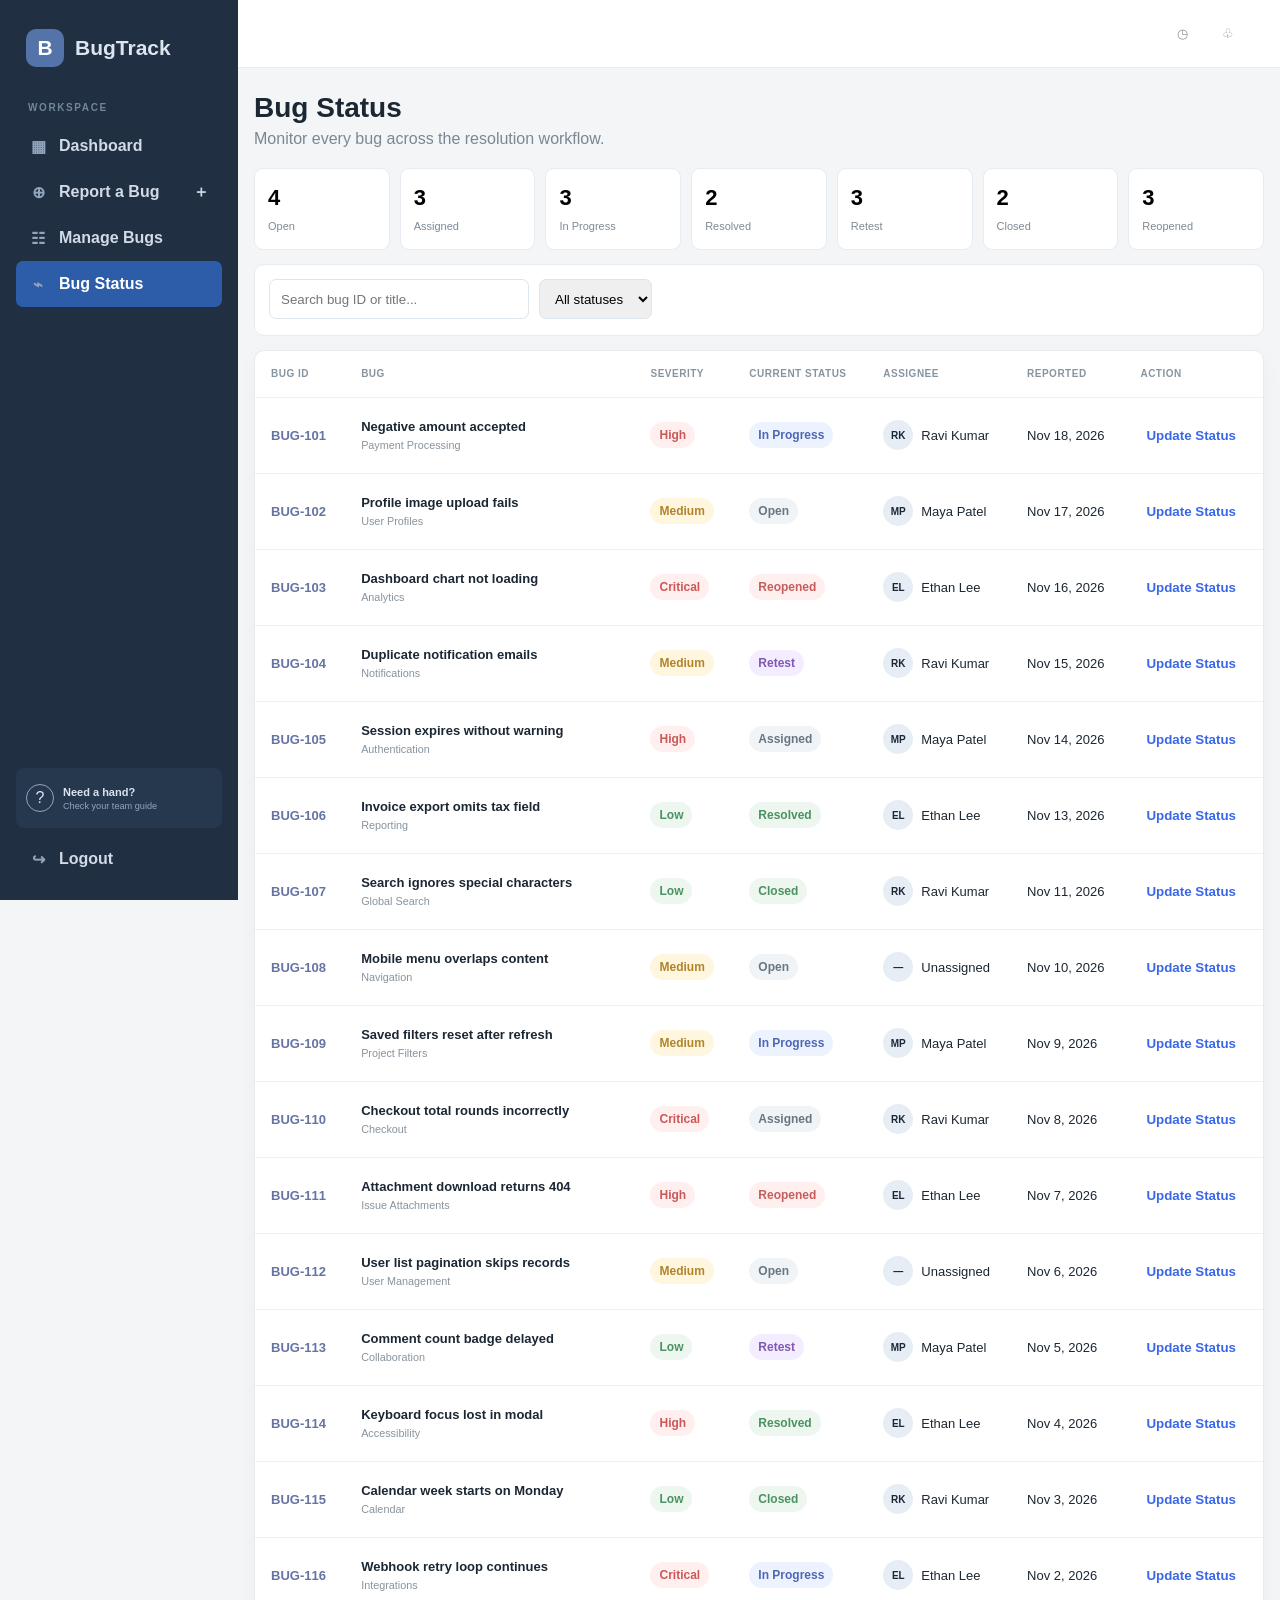
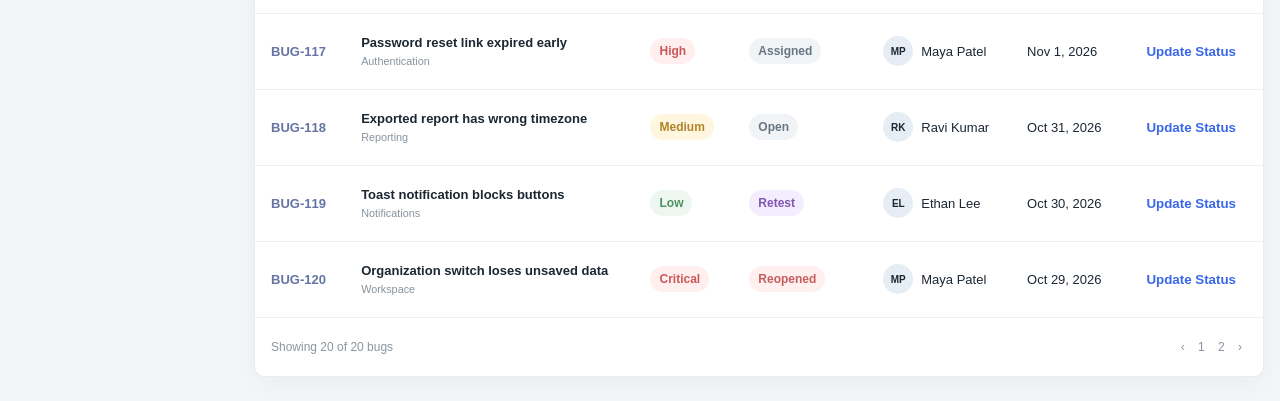
<file: src/pages/bug-status/index.html>
<!doctype html>
<html lang="en">
<head>
  <meta charset="UTF-8"><meta name="viewport" content="width=device-width, initial-scale=1.0">
  <title>BugTrack — Bug Status</title><link rel="stylesheet" href="styles.css">
</head>
<body>
  <aside class="sidebar"><div class="brand"><div class="brand-mark">B</div><span>BugTrack</span></div><p class="workspace">WORKSPACE</p><nav><a href="#"><span>▦</span>Dashboard</a><a href="#"><span>⊕</span>Report a Bug <b>＋</b></a><a href="../manage-bugs/index.html"><span>☷</span>Manage Bugs</a><a class="active" href="index.html"><span>⌁</span>Bug Status</a></nav><div class="sidebar-bottom"><div class="help-card"><i>?</i><div><strong>Need a hand?</strong><small>Check your team guide</small></div></div><a class="logout" href="#"><span>↪</span>Logout</a></div></aside>
  <main><header class="topbar"><div class="topbar-actions"><button>◷</button><button>♧</button></div></header><section id="app" class="page"></section></main>
  <script src="../../data/bugs.js"></script><script src="app.js"></script>
</body>
</html>
</file>
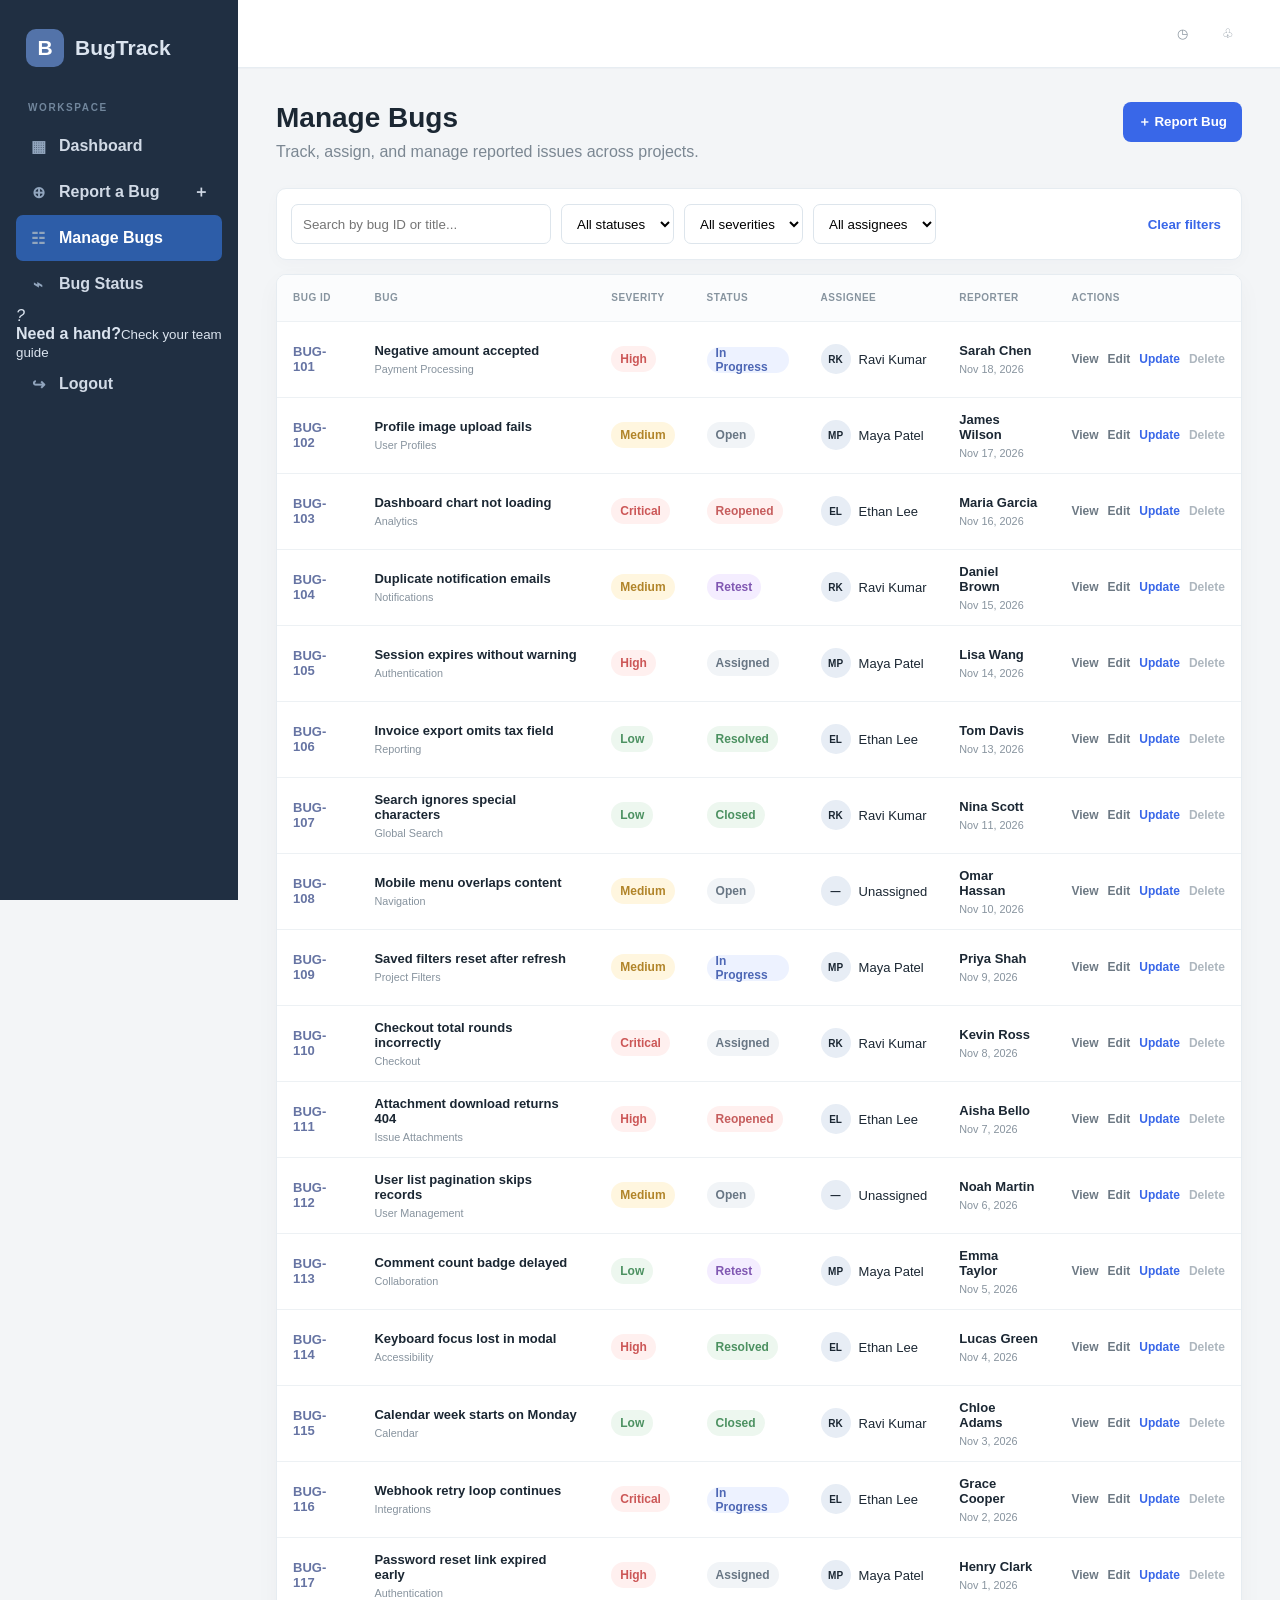
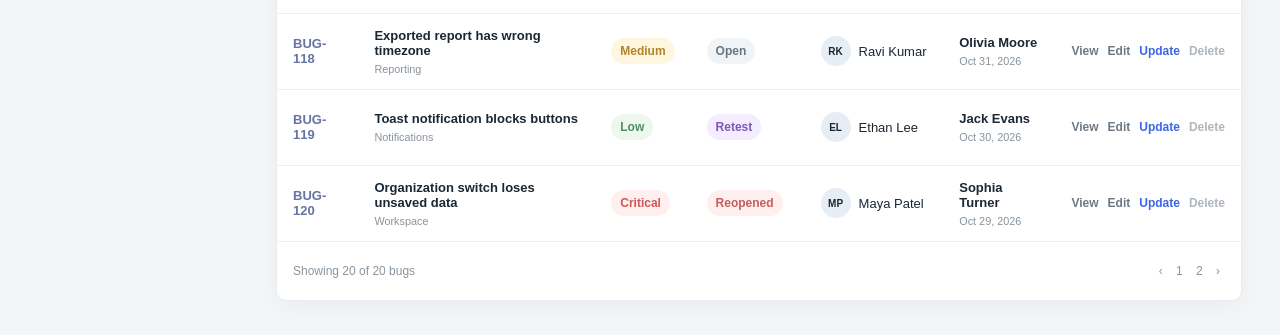
<file: src/pages/manage-bugs/index.html>
<!doctype html>
<html lang="en">
<head>
  <meta charset="UTF-8">
  <meta name="viewport" content="width=device-width, initial-scale=1.0">
  <title>BugTrack — Manage Bugs</title>
  <link rel="stylesheet" href="styles.css">
</head>
<body>
  <aside class="sidebar">
    <div class="brand"><div class="brand-mark">B</div><span>BugTrack</span></div>
    <p class="workspace">WORKSPACE</p>
    <nav>
      <a href="#"><span>▦</span>Dashboard</a>
      <a href="#"><span>⊕</span>Report a Bug <b>＋</b></a>
      <a class="active" href="index.html"><span>☷</span>Manage Bugs</a>
      <a href="../bug-status/index.html"><span>⌁</span>Bug Status</a>
    </nav>
    <div class="sidebar-bottom"><div class="help-card"><i>?</i><div><strong>Need a hand?</strong><small>Check your team guide</small></div></div><a class="logout" href="#"><span>↪</span>Logout</a></div>
  </aside>
  <main>
    <header class="topbar"><div class="topbar-actions"><button>◷</button><button>♧</button></div></header>
    <section class="page">
      <div class="heading"><div><h1>Manage Bugs</h1><p>Track, assign, and manage reported issues across projects.</p></div><button class="primary">＋ Report Bug</button></div>
      <div class="toolbar">
        <input id="search" type="search" placeholder="Search by bug ID or title...">
        <select id="status"><option value="">All statuses</option><option>Open</option><option>Assigned</option><option>In Progress</option><option>Resolved</option><option>Retest</option><option>Closed</option><option>Reopened</option></select>
        <select id="severity"><option value="">All severities</option><option>Critical</option><option>High</option><option>Medium</option><option>Low</option></select>
        <select id="assignee"><option value="">All assignees</option><option>Ravi Kumar</option><option>Maya Patel</option><option>Ethan Lee</option><option>Unassigned</option></select>
        <button id="clear" class="clear">Clear filters</button>
      </div>
      <div class="table-card"><table><thead><tr><th>BUG ID</th><th>BUG</th><th>SEVERITY</th><th>STATUS</th><th>ASSIGNEE</th><th>REPORTER</th><th>ACTIONS</th></tr></thead><tbody id="rows"></tbody></table><div id="footer" class="footer"></div></div>
    </section>
  </main>
  <div id="modal" class="modal hidden"><div class="dialog"><div class="warning">!</div><h3>Delete this bug?</h3><p id="deleteText">This action cannot be undone.</p><div><button id="cancel" class="secondary">Cancel</button><button id="confirm" class="danger">Delete bug</button></div></div></div>
  <script src="../../data/bugs.js"></script>
  <script src="app.js"></script>
</body>
</html>
</file>
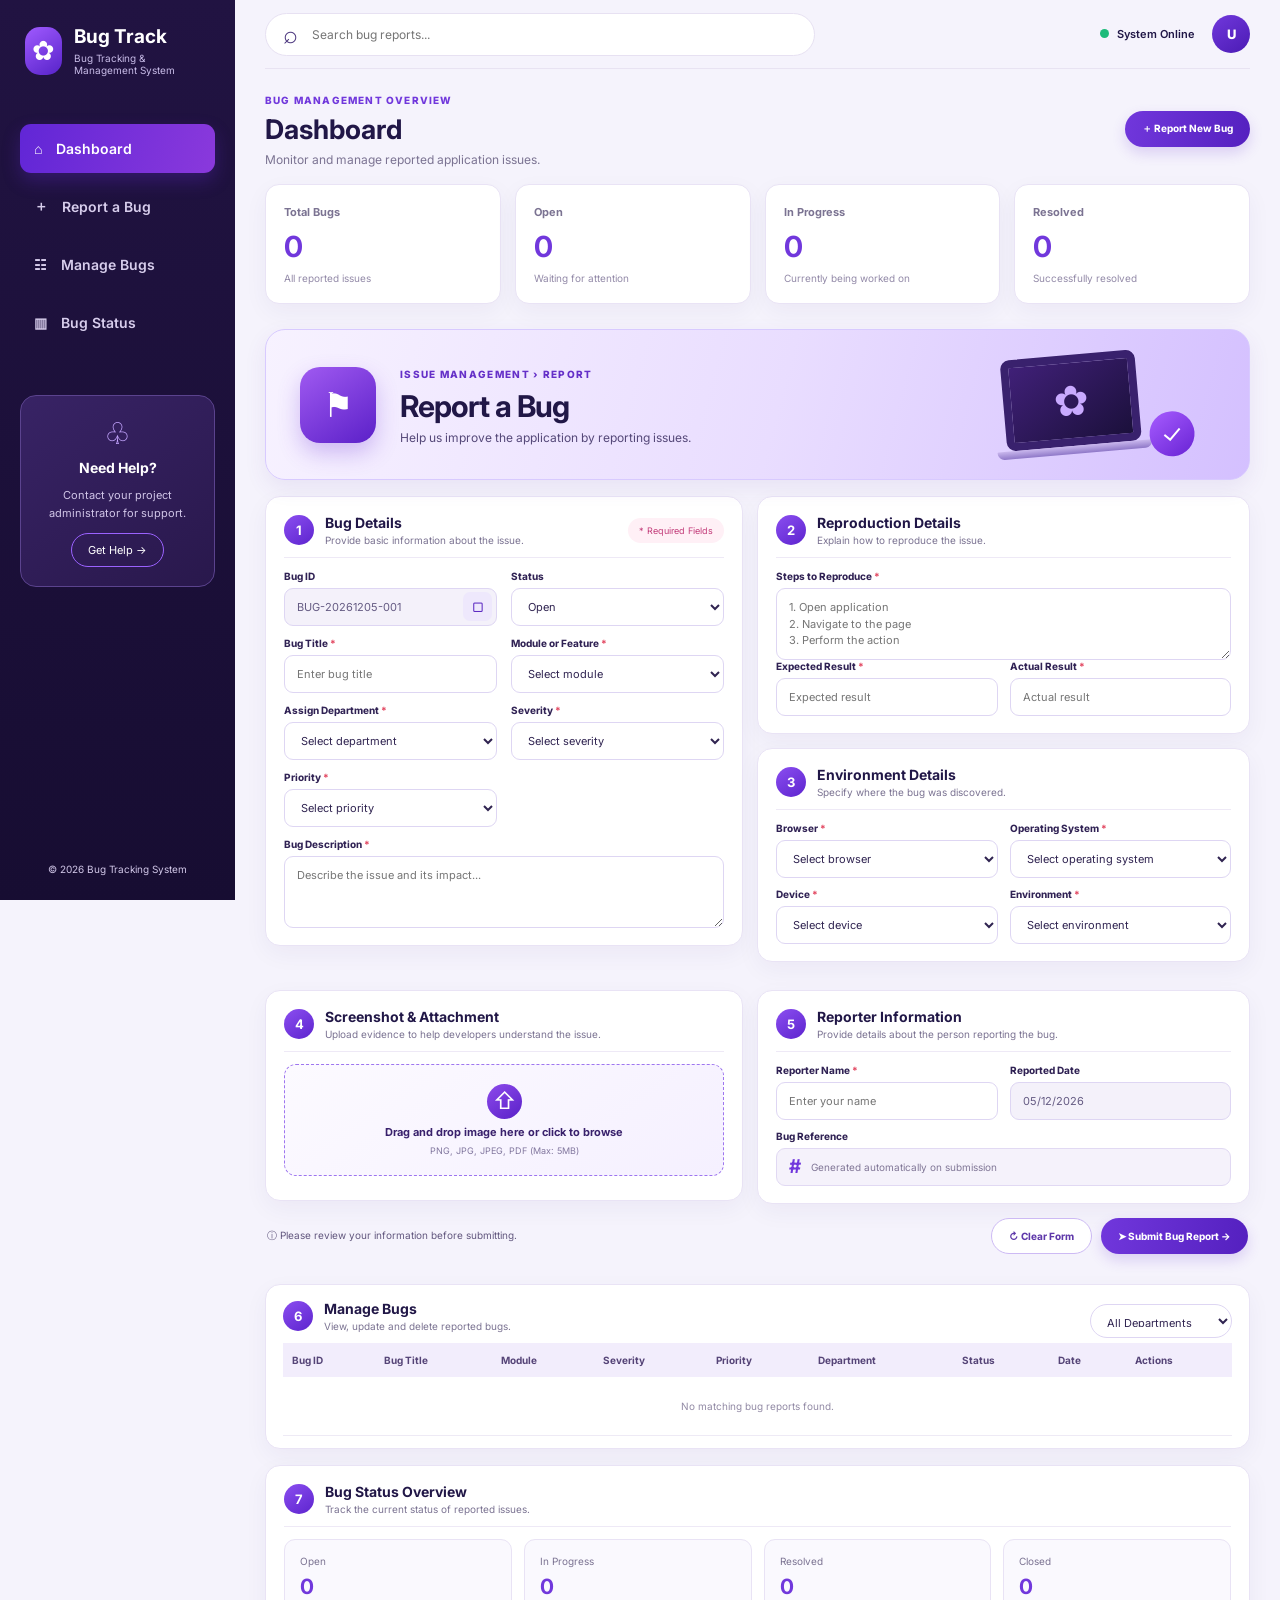
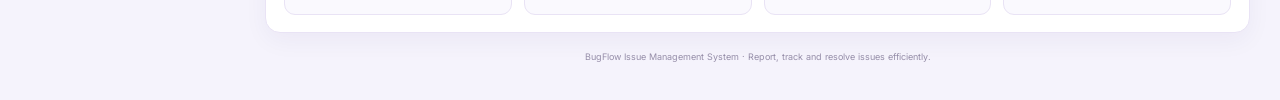
<file: src/pages/report-bug/index.html>
<!DOCTYPE html>
<html lang="en">
<head>
  <meta charset="UTF-8">
  <meta name="viewport" content="width=device-width, initial-scale=1.0">
  <title>BugFlow | Bug Tracking System</title>
  <link href="https://fonts.googleapis.com/css2?family=Inter:wght@400;500;600;700;800&display=swap" rel="stylesheet">
  <link rel="stylesheet" href="style.css">
</head>
<body>

<div class="app">

  <aside class="sidebar" id="sidebar">
    <a class="brand" href="#dashboard">
      <span class="logo">✿</span>
      <span><b>Bug Track</b><small>Bug Tracking & Management System</small></span>
    </a>

    <nav>
      <a href="#dashboard" class="active">⌂ <span>Dashboard</span></a>
      <a href="#report">＋ <span>Report a Bug</span></a>
      <a href="#recent">☷ <span>Manage Bugs</span></a>
      <a href="#statusSection">▥ <span>Bug Status</span></a>
    </nav>

    <div class="help">
      <div class="help-icon">♧</div>
      <h3>Need Help?</h3>
      <p>Contact your project administrator for support.</p>
      <a href="https://mail.google.com/mail/?view=cm&fs=1&to=saishanmukha005@gmail.com&su=BugFlow%20Support%20Request&body=Hello%20Support%20Team,%0A%0AI%20need%20help%20with%20BugFlow."
   target="_blank">
   Get Help →
</a>
    </div>

    <div class="side-foot">
          <span>© 2026 Bug Tracking System</span>
    </div>
  </aside>

  <main class="main">

    <header class="topbar">
      <button id="menuToggle" class="menu" type="button">☰</button>

      <label class="search">
        ⌕
        <input id="searchInput" placeholder="Search bug reports..." type="search">
      </label>

      <div class="top-right">
        <span class="online"><i></i>System Online</span>
        <span class="avatar">U</span>
      </div>
    </header>

    <!-- DASHBOARD -->
    <section id="dashboard" class="dashboard">
      <div class="dashboard-heading">
        <div>
          <small>BUG MANAGEMENT OVERVIEW</small>
          <h1>Dashboard</h1>
          <p>Monitor and manage reported application issues.</p>
        </div>
        <a class="btn primary" href="#report">＋ Report New Bug</a>
      </div>

      <div class="stats">
        <div class="stat-card">
          <span>Total Bugs</span>
          <h2 id="totalCount">0</h2>
          <small>All reported issues</small>
        </div>
        <div class="stat-card">
          <span>Open</span>
          <h2 id="openCount">0</h2>
          <small>Waiting for attention</small>
        </div>
        <div class="stat-card">
          <span>In Progress</span>
          <h2 id="progressCount">0</h2>
          <small>Currently being worked on</small>
        </div>
        <div class="stat-card">
          <span>Resolved</span>
          <h2 id="resolvedCount">0</h2>
          <small>Successfully resolved</small>
        </div>
      </div>
    </section>

    <!-- REPORT BUG -->
    <section class="hero" id="report">
      <div class="hero-copy">
        <span class="hero-icon">⚑</span>
        <div>
          <small>ISSUE MANAGEMENT › REPORT</small>
          <h1>Report a Bug</h1>
          <p>Help us improve the application by reporting issues.</p>
        </div>
      </div>
      <div class="hero-art">
        <div class="screen">✿</div>
        <div class="base"></div>
        <span class="check">✓</span>
      </div>
    </section>

    <form id="bugForm" novalidate>
      <div class="layout">

        <section class="card">
          <div class="section">
            <b class="num">1</b>
            <div>
              <h2>Bug Details</h2>
              <p>Provide basic information about the issue.</p>
            </div>
            <small class="required">* Required Fields</small>
          </div>

          <div class="fields">
            <div class="field">
              <label>Bug ID</label>
              <div class="copy-wrap">
                <input id="bugId" readonly>
                <button type="button" id="copyId">▢</button>
              </div>
            </div>

            <div class="field">
              <label>Status</label>
              <select id="status">
                <option>Open</option>
                <option>In Progress</option>
                <option>Resolved</option>
                <option>Closed</option>
              </select>
            </div>

            <div class="field">
              <label>Bug Title <em>*</em></label>
              <input id="title" required maxlength="120" placeholder="Enter bug title">
            </div>

            <div class="field">
              <label>Module or Feature <em>*</em></label>
              <select id="module" required>
                <option value="">Select module</option>
                <option>Dashboard</option>
                <option>Authentication</option>
                <option>Bug Reporting</option>
                <option>Manage Bugs</option>
                <option>Bug Status</option>
                <option>Payments</option>
                <option>Other</option>
              </select>
            </div>

            <div class="field">
              <label>Assign Department <em>*</em></label>
              <select id="department" required>
                <option value="">Select department</option>
                <option>Development</option>
                <option>Quality Assurance</option>
                <option>UI/UX</option>
                <option>IT Support</option>
                <option>Finance</option>
                <option>Management</option>
              </select>
            </div>

            <div class="field">
              <label>Severity <em>*</em></label>
              <select id="severity" required>
                <option value="">Select severity</option>
                <option>Critical</option>
                <option>High</option>
                <option>Medium</option>
                <option>Low</option>
              </select>
            </div>

            <div class="field">
              <label>Priority <em>*</em></label>
              <select id="priority" required>
                <option value="">Select priority</option>
                <option>Urgent</option>
                <option>High</option>
                <option>Medium</option>
                <option>Low</option>
              </select>
            </div>

            <div class="field wide">
              <label>Bug Description <em>*</em></label>
              <textarea id="description" required rows="3" placeholder="Describe the issue and its impact..."></textarea>
            </div>
          </div>
        </section>

        <div class="right">
          <section class="card">
            <div class="section">
              <b class="num">2</b>
              <div>
                <h2>Reproduction Details</h2>
                <p>Explain how to reproduce the issue.</p>
              </div>
            </div>

            <div class="field">
              <label>Steps to Reproduce <em>*</em></label>
              <textarea id="steps" required rows="3" placeholder="1. Open application&#10;2. Navigate to the page&#10;3. Perform the action"></textarea>
            </div>

            <div class="fields compact">
              <div class="field">
                <label>Expected Result <em>*</em></label>
                <input id="expected" required placeholder="Expected result">
              </div>
              <div class="field">
                <label>Actual Result <em>*</em></label>
                <input id="actual" required placeholder="Actual result">
              </div>
            </div>
          </section>

          <section class="card">
            <div class="section">
              <b class="num">3</b>
              <div>
                <h2>Environment Details</h2>
                <p>Specify where the bug was discovered.</p>
              </div>
            </div>

            <div class="fields compact">
              <div class="field">
                <label>Browser <em>*</em></label>
                <select id="browser" required>
                  <option value="">Select browser</option>
                  <option>Google Chrome</option>
                  <option>Mozilla Firefox</option>
                  <option>Microsoft Edge</option>
                  <option>Safari</option>
                  <option>Other</option>
                </select>
              </div>

              <div class="field">
                <label>Operating System <em>*</em></label>
                <select id="os" required>
                  <option value="">Select operating system</option>
                  <option>Windows 11</option>
                  <option>Windows 10</option>
                  <option>macOS</option>
                  <option>Linux</option>
                  <option>Android</option>
                  <option>iOS</option>
                </select>
              </div>

              <div class="field">
                <label>Device <em>*</em></label>
                <select id="device" required>
                  <option value="">Select device</option>
                  <option>Desktop</option>
                  <option>Laptop</option>
                  <option>Tablet</option>
                  <option>Mobile</option>
                </select>
              </div>

              <div class="field">
                <label>Environment <em>*</em></label>
                <select id="environment" required>
                  <option value="">Select environment</option>
                  <option>Development</option>
                  <option>Testing / QA</option>
                  <option>Staging</option>
                  <option>Production</option>
                </select>
              </div>
            </div>
          </section>
        </div>

        <!-- ATTACHMENT -->
        <section class="card full">
          <div class="section">
            <b class="num">4</b>
            <div>
              <h2>Screenshot & Attachment</h2>
              <p>Upload evidence to help developers understand the issue.</p>
            </div>
          </div>

          <label class="upload" id="uploadArea" for="attachment">
            <span>⇧</span>
            <b>Drag and drop image here or click to browse</b>
            <small>PNG, JPG, JPEG, PDF (Max: 5MB)</small>
            <input id="attachment" type="file" accept=".png,.jpg,.jpeg,.pdf,image/png,image/jpeg,application/pdf">
          </label>
          <div id="fileName" class="file-name"></div>
        </section>

        <!-- REPORTER -->
        <section class="card full">
          <div class="section">
            <b class="num">5</b>
            <div>
              <h2>Reporter Information</h2>
              <p>Provide details about the person reporting the bug.</p>
            </div>
          </div>

          <div class="fields compact">
            <div class="field">
              <label>Reporter Name <em>*</em></label>
              <input id="reporter" required placeholder="Enter your name">
            </div>

            <div class="field">
              <label>Reported Date</label>
              <input id="reportedDate" readonly>
            </div>

            <div class="field wide">
              <label>Bug Reference</label>
              <div class="readonly">
                <b>#</b>
                <span id="bugReference">Generated automatically on submission</span>
              </div>
            </div>
          </div>
        </section>

      </div>

      <div class="actions">
        <p>ⓘ Please review your information before submitting.</p>
        <div>
          <button type="reset" class="btn light">↻ Clear Form</button>
          <button type="submit" class="btn primary" id="submitBtn">➤ Submit Bug Report →</button>
        </div>
      </div>
    </form>

    <!-- MANAGE BUGS -->
    <section class="card recent" id="recent">
      <div class="recent-head">
        <div class="section">
          <b class="num">6</b>
          <div>
            <h2>Manage Bugs</h2>
            <p>View, update and delete reported bugs.</p>
          </div>
        </div>

        <select id="departmentFilter">
          <option value="">All Departments</option>
          <option>Development</option>
          <option>Quality Assurance</option>
          <option>UI/UX</option>
          <option>IT Support</option>
          <option>Finance</option>
          <option>Management</option>
        </select>
      </div>

      <div class="table-wrap">
        <table>
          <thead>
            <tr>
              <th>Bug ID</th>
              <th>Bug Title</th>
              <th>Module</th>
              <th>Severity</th>
              <th>Priority</th>
              <th>Department</th>
              <th>Status</th>
              <th>Date</th>
              <th>Actions</th>
            </tr>
          </thead>
          <tbody id="bugsTable">
            <tr class="empty"><td colspan="9">No bug reports submitted yet.</td></tr>
          </tbody>
        </table>
      </div>
    </section>

    <!-- BUG STATUS -->
    <section class="card status-section" id="statusSection">
      <div class="section">
        <b class="num">7</b>
        <div>
          <h2>Bug Status Overview</h2>
          <p>Track the current status of reported issues.</p>
        </div>
      </div>
      <div id="statusOverview" class="status-overview"></div>
    </section>

    <footer>
      BugFlow Issue Management System · Report, track and resolve issues efficiently.
    </footer>

  </main>
</div>

<div class="toast" id="toast" role="status" aria-live="polite"></div>

<script src="script.js"></script>
</body>
</html>
</file>
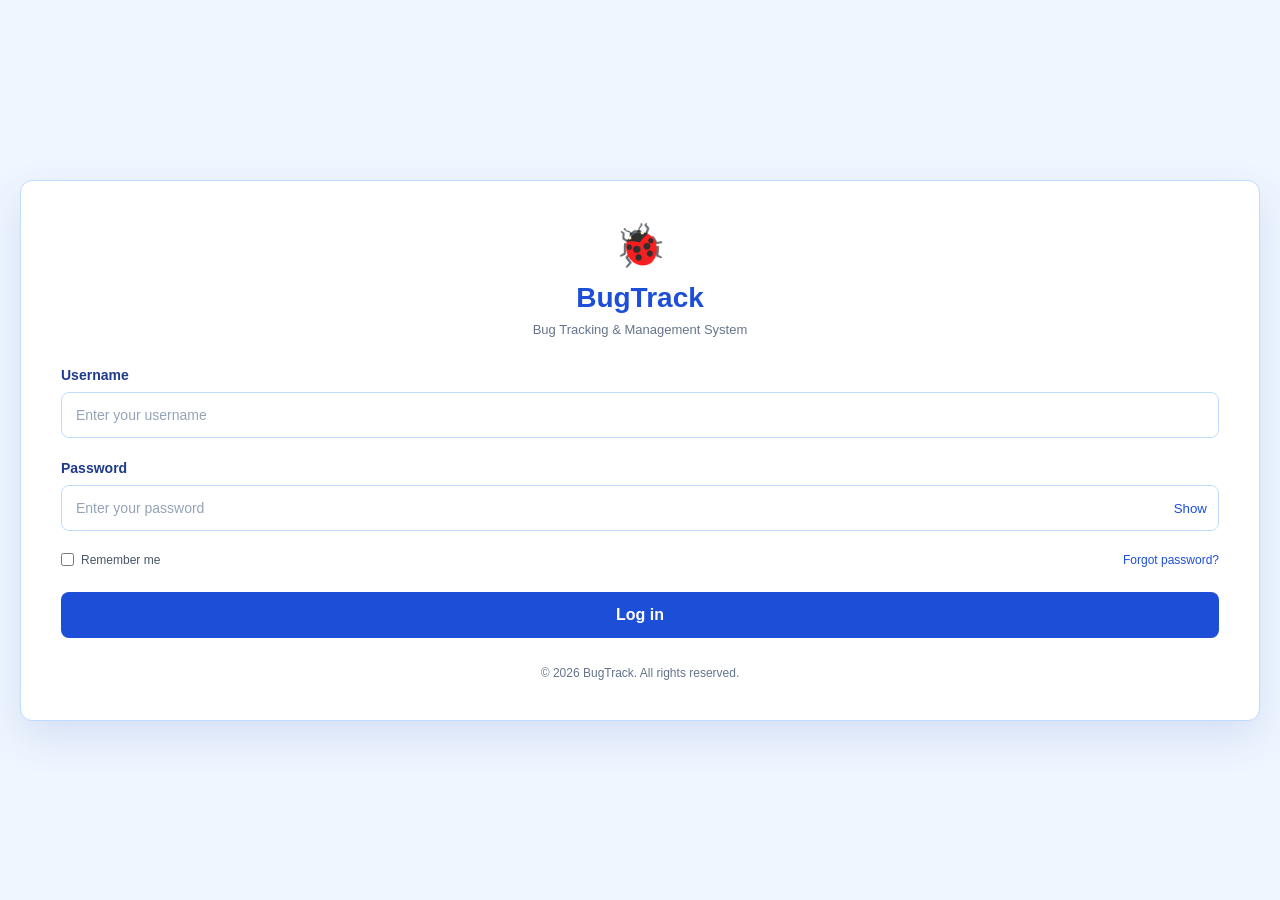
<file: src/pages/auth/login.html>
<!doctype html>
<html lang="en">
  <head>
    <meta charset="UTF-8" />
    <meta name="viewport" content="width=device-width, initial-scale=1.0" />
    <title>BugTrack - Login</title>
    <link rel="stylesheet" href="login.css" />
  </head>
  <body>
    <main class="login-container">
      <header class="logo">
        <div class="logo-icon" aria-hidden="true">&#128030;</div>
        <h1>BugTrack</h1>
        <p>Bug Tracking &amp; Management System</p>
      </header>

      <form id="loginForm" novalidate>
        <div id="loginMessage" class="message" role="alert" hidden></div>

        <div class="form-group">
          <label for="username">Username</label>
          <input
            id="username"
            name="username"
            type="text"
            placeholder="Enter your username"
            autocomplete="username"
            required
          />
        </div>

        <div class="form-group">
          <label for="password">Password</label>
          <div class="password-box">
            <input
              id="password"
              name="password"
              type="password"
              placeholder="Enter your password"
              autocomplete="current-password"
              required
            />
            <button
              id="togglePassword"
              class="show-password"
              type="button"
              aria-controls="password"
              aria-pressed="false"
            >
              Show
            </button>
          </div>
        </div>

        <div class="options">
          <label class="remember" for="remember">
            <input id="remember" name="remember" type="checkbox" />
            Remember me
          </label>
          <a id="forgotPassword" href="#forgot-password">Forgot password?</a>
        </div>

        <button type="submit" class="login-btn">Log in</button>
      </form>

      <footer class="footer">&copy; 2026 BugTrack. All rights reserved.</footer>
    </main>

    <script src="login.js" defer></script>
  </body>
</html>
</file>
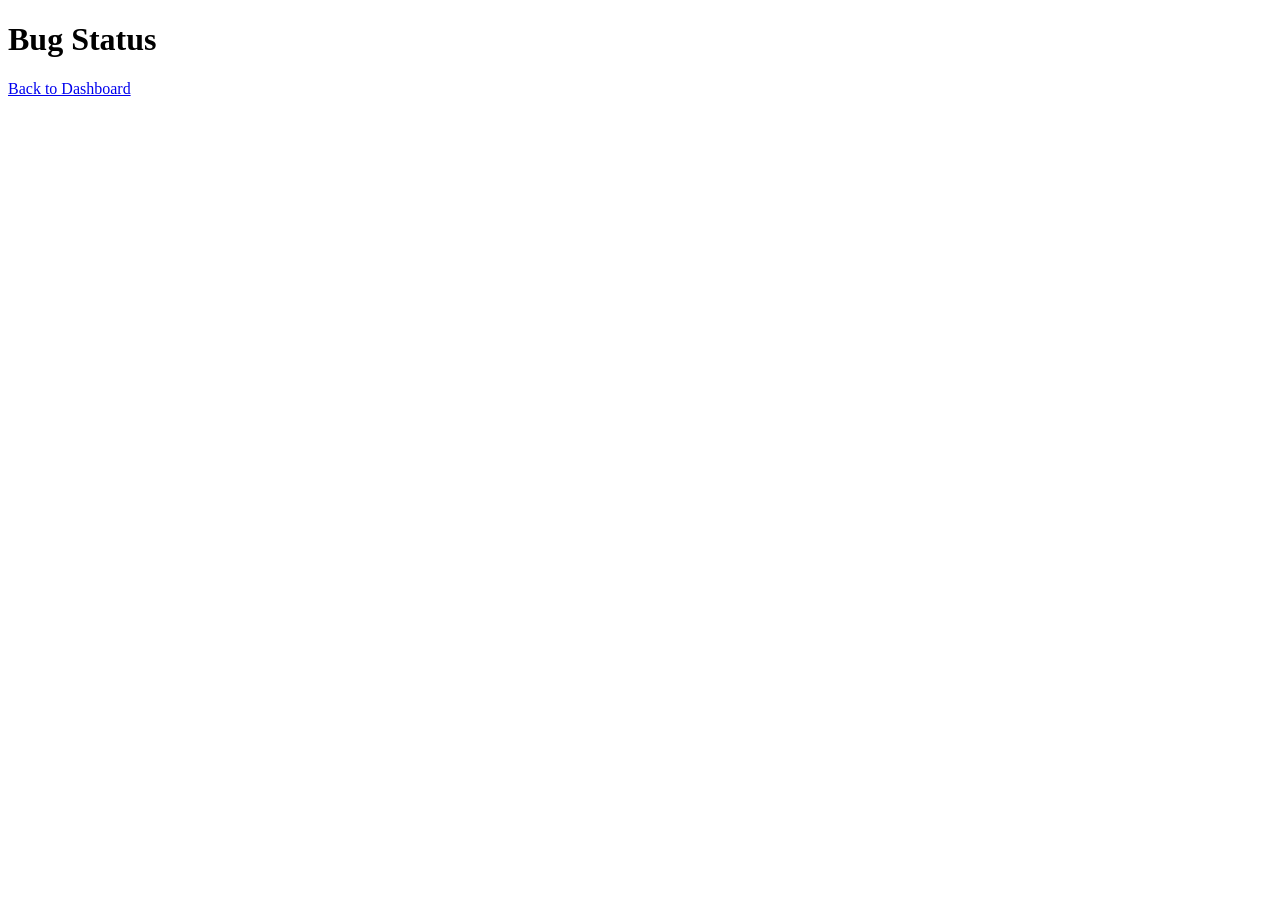
<file: src/pages/bug-status/bug-status.html>
<!DOCTYPE html>
<html lang="en">
<head>
  <meta charset="UTF-8">
  <meta name="viewport" content="width=device-width, initial-scale=1.0">
  <title>Bug Status | BugTrack</title>
</head>
<body>
  <main>
    <h1>Bug Status</h1>
    <a href="../dashboard/dashboard.html">Back to Dashboard</a>
  </main>
</body>
</html>
</file>
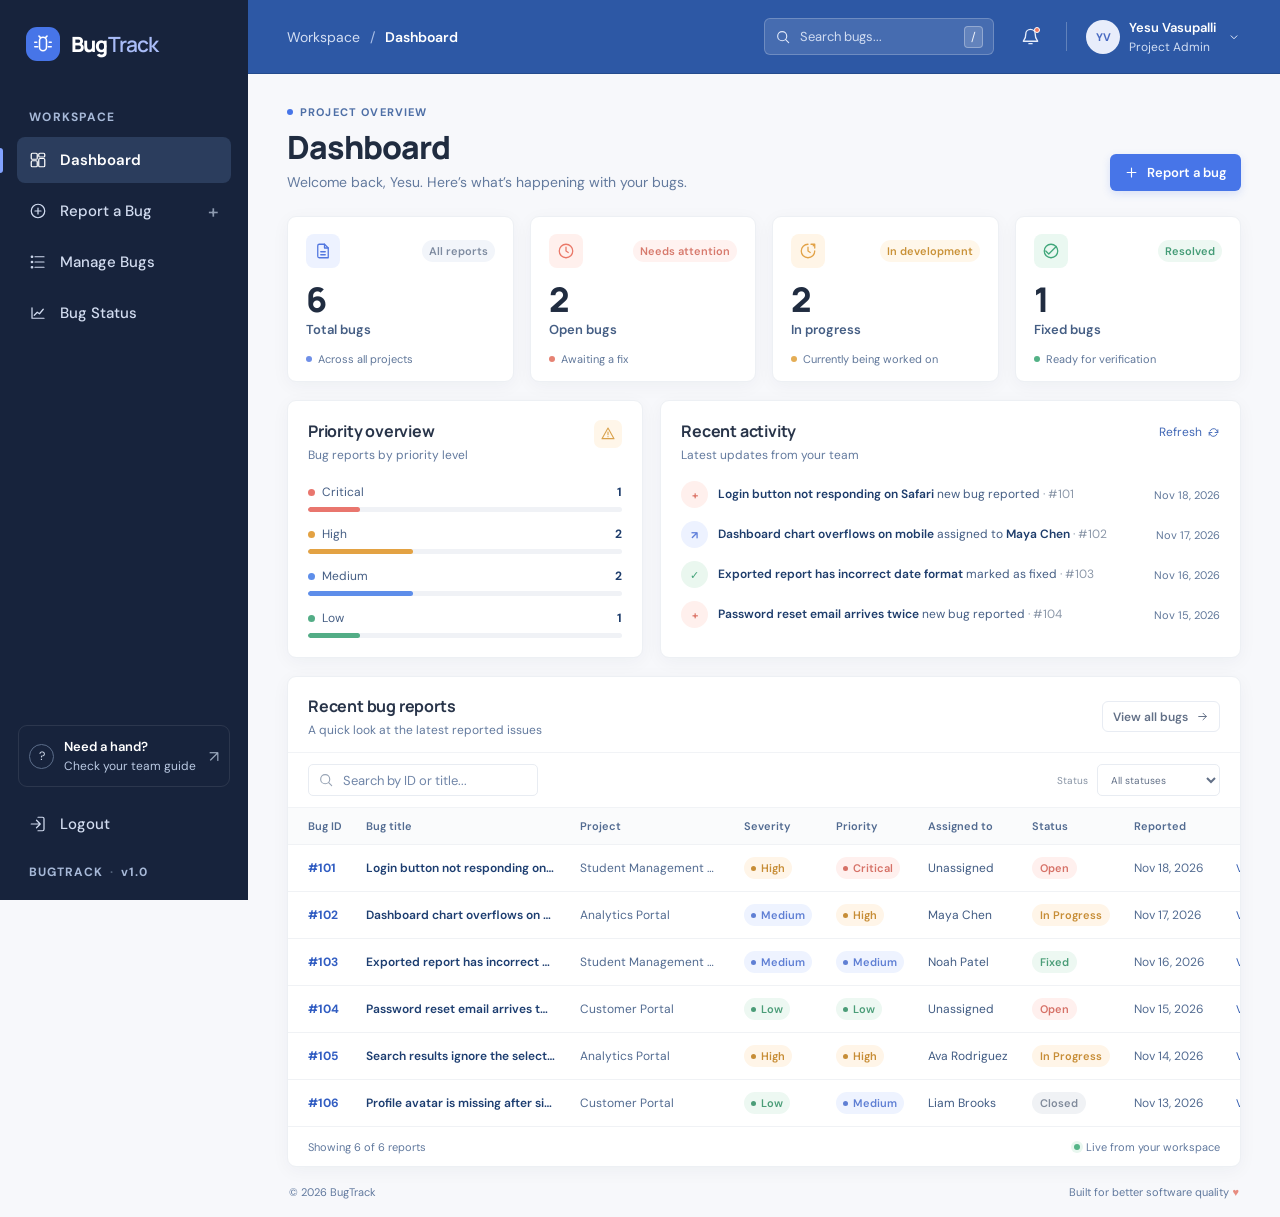
<file: src/pages/dashboard/dashboard.html>
<!DOCTYPE html>
<html lang="en">
<head>
  <meta charset="UTF-8">
  <meta name="viewport" content="width=device-width, initial-scale=1.0">
  <meta name="description" content="BugTrack dashboard for monitoring and managing software bug reports.">
  <title>Dashboard | BugTrack</title>
  <link rel="preconnect" href="https://fonts.googleapis.com">
  <link rel="preconnect" href="https://fonts.gstatic.com" crossorigin>
  <link href="https://fonts.googleapis.com/css2?family=DM+Sans:wght@400;500;600;700&family=Manrope:wght@500;600;700;800&display=swap" rel="stylesheet">
  <link rel="stylesheet" href="dashboard.css">
  <script src="dashboard.js" defer></script>
</head>
<body>
  <div class="app-shell">
    <aside class="sidebar" id="sidebar" aria-label="Main navigation">
      <a class="brand" href="./dashboard.html" aria-label="BugTrack home">
        <span class="brand-mark" aria-hidden="true">
          <svg viewBox="0 0 24 24"><path d="M8.2 8.5a3.8 3.8 0 0 1 7.6 0v7a3.8 3.8 0 0 1-7.6 0v-7Z"/><path d="M5.2 10H3m3.3 5H3m18-5h-2.2m2.2 5h-3.3M9 4.8 7.6 3.4m7.4 1.4 1.4-1.4"/></svg>
        </span>
        <span>Bug<span class="brand-light">Track</span></span>
      </a>

      <div class="nav-caption">WORKSPACE</div>
      <nav class="nav-list">
        <a class="nav-link active" href="./dashboard.html" aria-current="page">
          <svg viewBox="0 0 24 24" aria-hidden="true"><rect x="3" y="3" width="8" height="8" rx="1.5"/><rect x="13" y="3" width="8" height="5" rx="1.5"/><rect x="13" y="10" width="8" height="11" rx="1.5"/><rect x="3" y="13" width="8" height="8" rx="1.5"/></svg>
          <span>Dashboard</span>
        </a>
        <a class="nav-link" href="../report-bug/report-bug.html">
          <svg viewBox="0 0 24 24" aria-hidden="true"><circle cx="12" cy="12" r="9"/><path d="M12 8v8m-4-4h8"/></svg>
          <span>Report a Bug</span>
          <span class="nav-plus" aria-hidden="true">+</span>
        </a>
        <a class="nav-link" href="../manage-bugs/manage-bugs.html">
          <svg viewBox="0 0 24 24" aria-hidden="true"><path d="M8 5h12M8 12h12M8 19h12"/><circle cx="4" cy="5" r="1"/><circle cx="4" cy="12" r="1"/><circle cx="4" cy="19" r="1"/></svg>
          <span>Manage Bugs</span>
        </a>
        <a class="nav-link" href="../bug-status/bug-status.html">
          <svg viewBox="0 0 24 24" aria-hidden="true"><path d="M4 19V5m0 14h16"/><path d="m7 15 4-4 3 2 5-6"/></svg>
          <span>Bug Status</span>
        </a>
      </nav>

      <div class="sidebar-bottom">
        <div class="sidebar-help">
          <span class="help-icon" aria-hidden="true">?</span>
          <div><strong>Need a hand?</strong><span>Check your team guide</span></div>
          <span class="help-arrow" aria-hidden="true">↗</span>
        </div>
        <a class="nav-link logout-link" href="../auth/login.html">
          <svg viewBox="0 0 24 24" aria-hidden="true"><path d="M10 17l5-5-5-5m5 5H3"/><path d="M12 3h6a2 2 0 0 1 2 2v14a2 2 0 0 1-2 2h-6"/></svg>
          <span>Logout</span>
        </a>
        <div class="sidebar-version">BUGTRACK <span>·</span> v1.0</div>
      </div>
    </aside>

    <div class="sidebar-backdrop" id="sidebarBackdrop" hidden></div>

    <main class="main-content">
      <header class="topbar">
        <div class="topbar-left">
          <button class="icon-button menu-toggle" id="menuToggle" type="button" aria-label="Open navigation" aria-expanded="false" aria-controls="sidebar">
            <svg viewBox="0 0 24 24" aria-hidden="true"><path d="M4 6h16M4 12h16M4 18h16"/></svg>
          </button>
          <div class="breadcrumb"><span>Workspace</span><span class="breadcrumb-divider">/</span><strong>Dashboard</strong></div>
        </div>
        <div class="topbar-actions">
          <label class="top-search">
            <svg viewBox="0 0 24 24" aria-hidden="true"><circle cx="10.8" cy="10.8" r="6.8"/><path d="m16 16 4.5 4.5"/></svg>
            <input id="globalSearch" type="search" placeholder="Search bugs..." aria-label="Search bugs by ID or title">
            <kbd>/</kbd>
          </label>
          <div class="popover-wrap">
            <button class="icon-button notification-button" id="notificationToggle" type="button" aria-label="Show recent activity" aria-expanded="false" aria-controls="notificationPanel">
              <svg viewBox="0 0 24 24" aria-hidden="true"><path d="M18 9a6 6 0 0 0-12 0c0 7-3 7-3 9h18c0-2-3-2-3-9"/><path d="M10 21h4"/></svg>
              <span class="notification-dot" aria-hidden="true"></span>
            </button>
            <div class="popover notification-panel" id="notificationPanel" hidden>
              <div class="popover-heading">Recent activity <a href="#activity">View all</a></div>
              <p>Latest updates from your bug reports appear in the activity feed below.</p>
            </div>
          </div>
          <span class="topbar-divider" aria-hidden="true"></span>
          <div class="popover-wrap profile-wrap">
            <button class="profile-button" id="profileToggle" type="button" aria-expanded="false" aria-controls="profileMenu">
              <span class="avatar">YV</span>
              <span class="profile-copy"><strong>Yesu Vasupalli</strong><small>Project Admin</small></span>
              <svg class="chevron" viewBox="0 0 24 24" aria-hidden="true"><path d="m7 10 5 5 5-5"/></svg>
            </button>
            <div class="popover profile-menu" id="profileMenu" hidden>
              <div class="profile-menu-user"><span class="avatar">YV</span><span><strong>Yesu Vasupalli</strong><small>Project Admin</small></span></div>
              <a href="../auth/login.html">Log out</a>
            </div>
          </div>
        </div>
      </header>

      <div class="page-content">
        <section class="page-heading">
          <div>
            <div class="eyebrow"><span class="eyebrow-dot"></span> PROJECT OVERVIEW</div>
            <h1>Dashboard</h1>
            <p>Welcome back, Yesu. Here’s what’s happening with your bugs.</p>
          </div>
          <a class="primary-button" href="../report-bug/report-bug.html">
            <svg viewBox="0 0 24 24" aria-hidden="true"><path d="M12 5v14m-7-7h14"/></svg>
            Report a bug
          </a>
        </section>

        <section class="stats-grid" aria-label="Bug statistics">
          <article class="stat-card">
            <div class="stat-card-top"><span class="stat-icon total-icon"><svg viewBox="0 0 24 24" aria-hidden="true"><path d="M7 3h7l5 5v13H7a2 2 0 0 1-2-2V5a2 2 0 0 1 2-2Z"/><path d="M14 3v5h5M9 13h6m-6 4h6"/></svg></span><span class="stat-trend neutral">All reports</span></div>
            <div class="stat-value" id="totalBugs">0</div><div class="stat-label">Total bugs</div>
            <div class="stat-foot"><span class="stat-foot-dot total-dot"></span> Across all projects</div>
          </article>
          <article class="stat-card">
            <div class="stat-card-top"><span class="stat-icon open-icon"><svg viewBox="0 0 24 24" aria-hidden="true"><circle cx="12" cy="12" r="9"/><path d="M12 7v5l3 2"/></svg></span><span class="stat-trend red-trend">Needs attention</span></div>
            <div class="stat-value" id="openBugs">0</div><div class="stat-label">Open bugs</div>
            <div class="stat-foot"><span class="stat-foot-dot open-dot"></span> Awaiting a fix</div>
          </article>
          <article class="stat-card">
            <div class="stat-card-top"><span class="stat-icon progress-icon"><svg viewBox="0 0 24 24" aria-hidden="true"><path d="M12 3a9 9 0 1 0 9 9"/><path d="M12 7v5l3 2m4-9 2-2m-5 0h5v5"/></svg></span><span class="stat-trend amber-trend">In development</span></div>
            <div class="stat-value" id="inProgressBugs">0</div><div class="stat-label">In progress</div>
            <div class="stat-foot"><span class="stat-foot-dot progress-dot"></span> Currently being worked on</div>
          </article>
          <article class="stat-card">
            <div class="stat-card-top"><span class="stat-icon fixed-icon"><svg viewBox="0 0 24 24" aria-hidden="true"><path d="m5 12 4 4L19 6"/><circle cx="12" cy="12" r="9"/></svg></span><span class="stat-trend green-trend">Resolved</span></div>
            <div class="stat-value" id="fixedBugs">0</div><div class="stat-label">Fixed bugs</div>
            <div class="stat-foot"><span class="stat-foot-dot fixed-dot"></span> Ready for verification</div>
          </article>
        </section>

        <section class="insights-grid">
          <article class="panel priority-panel">
            <div class="panel-heading">
              <div><h2>Priority overview</h2><p>Bug reports by priority level</p></div>
              <span class="panel-icon"><svg viewBox="0 0 24 24" aria-hidden="true"><path d="m12 3 9 16H3L12 3Z"/><path d="M12 9v4m0 3h.01"/></svg></span>
            </div>
            <div class="priority-list">
              <div class="priority-row" data-priority="Critical">
                <div class="priority-label"><span class="priority-name"><i class="priority-dot critical"></i>Critical</span><strong id="criticalCount">0</strong></div>
                <div class="priority-track"><span class="priority-fill critical-fill" id="criticalBar"></span></div>
              </div>
              <div class="priority-row" data-priority="High">
                <div class="priority-label"><span class="priority-name"><i class="priority-dot high"></i>High</span><strong id="highCount">0</strong></div>
                <div class="priority-track"><span class="priority-fill high-fill" id="highBar"></span></div>
              </div>
              <div class="priority-row" data-priority="Medium">
                <div class="priority-label"><span class="priority-name"><i class="priority-dot medium"></i>Medium</span><strong id="mediumCount">0</strong></div>
                <div class="priority-track"><span class="priority-fill medium-fill" id="mediumBar"></span></div>
              </div>
              <div class="priority-row" data-priority="Low">
                <div class="priority-label"><span class="priority-name"><i class="priority-dot low"></i>Low</span><strong id="lowCount">0</strong></div>
                <div class="priority-track"><span class="priority-fill low-fill" id="lowBar"></span></div>
              </div>
            </div>
          </article>

          <article class="panel activity-panel" id="activity">
            <div class="panel-heading">
              <div><h2>Recent activity</h2><p>Latest updates from your team</p></div>
              <button class="text-button" id="activityRefresh" type="button" aria-label="Refresh activity">Refresh <svg viewBox="0 0 24 24" aria-hidden="true"><path d="M20 7v5h-5M4 17v-5h5"/><path d="M5.6 9a7 7 0 0 1 11.6-2L20 12M4 12l2.8 5a7 7 0 0 0 11.6-2"/></svg></button>
            </div>
            <div class="activity-list" id="activityList" aria-live="polite"></div>
          </article>
        </section>

        <section class="panel reports-panel">
          <div class="reports-heading">
            <div><h2>Recent bug reports</h2><p>A quick look at the latest reported issues</p></div>
            <a class="secondary-button" href="../manage-bugs/manage-bugs.html">View all bugs <svg viewBox="0 0 24 24" aria-hidden="true"><path d="M5 12h14m-6-6 6 6-6 6"/></svg></a>
          </div>
          <div class="table-toolbar">
            <label class="table-search">
              <svg viewBox="0 0 24 24" aria-hidden="true"><circle cx="10.8" cy="10.8" r="6.8"/><path d="m16 16 4.5 4.5"/></svg>
              <input id="tableSearch" type="search" placeholder="Search by ID or title..." aria-label="Search bug reports">
            </label>
            <label class="filter-label" for="statusFilter">Status</label>
            <select id="statusFilter" class="status-filter" aria-label="Filter bugs by status">
              <option value="all">All statuses</option>
              <option value="open">Open</option>
              <option value="in progress">In Progress</option>
              <option value="fixed">Fixed</option>
              <option value="closed">Closed</option>
            </select>
          </div>
          <div class="table-scroll">
            <table>
              <thead>
                <tr>
                  <th scope="col">Bug ID</th>
                  <th scope="col">Bug title</th>
                  <th scope="col">Project</th>
                  <th scope="col">Severity</th>
                  <th scope="col">Priority</th>
                  <th scope="col">Assigned to</th>
                  <th scope="col">Status</th>
                  <th scope="col">Reported</th>
                  <th scope="col"><span class="visually-hidden">Action</span></th>
                </tr>
              </thead>
              <tbody id="bugTableBody"></tbody>
            </table>
          </div>
          <div class="table-footer">
            <span id="resultsSummary" aria-live="polite">Showing 0 reports</span>
            <span class="table-footer-note"><span class="live-dot"></span> Live from your workspace</span>
          </div>
        </section>

        <footer class="page-footer"><span>© 2026 BugTrack</span><span>Built for better software quality <span class="footer-heart">♥</span></span></footer>
      </div>
    </main>
  </div>

  <dialog class="bug-dialog" id="bugDialog" aria-labelledby="dialogTitle">
    <div class="dialog-header"><div><span class="dialog-eyebrow" id="dialogBugId"></span><h2 id="dialogTitle">Bug details</h2></div><button class="icon-button dialog-close" id="dialogClose" type="button" aria-label="Close bug details"><svg viewBox="0 0 24 24" aria-hidden="true"><path d="m6 6 12 12M18 6 6 18"/></svg></button></div>
    <div class="dialog-body" id="dialogBody"></div>
    <div class="dialog-footer"><button class="secondary-button" id="dialogDone" type="button">Done</button></div>
  </dialog>

  <div class="toast" id="toast" role="status" aria-live="polite"></div>
</body>
</html>
</file>
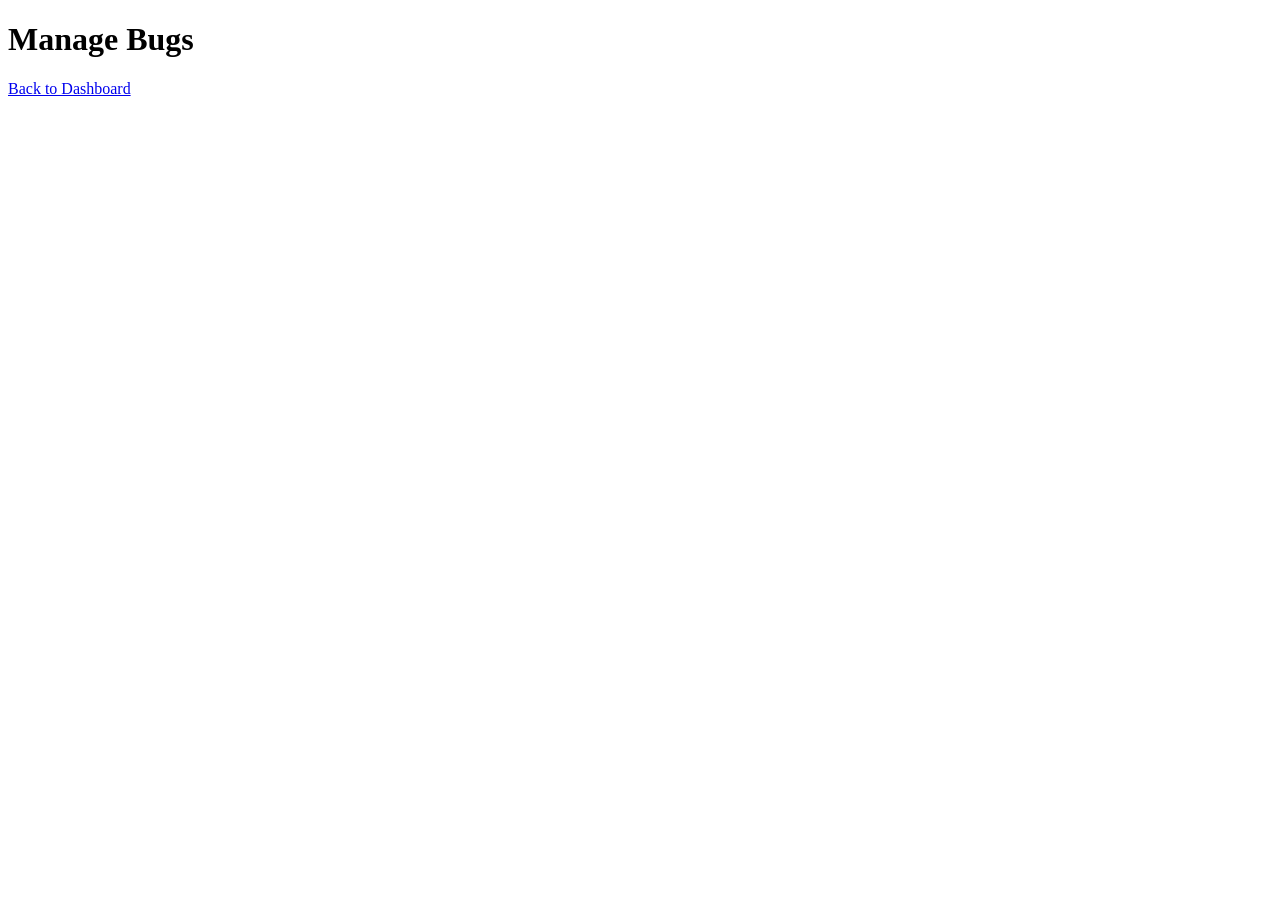
<file: src/pages/manage-bugs/manage-bugs.html>
<!DOCTYPE html>
<html lang="en">
<head>
  <meta charset="UTF-8">
  <meta name="viewport" content="width=device-width, initial-scale=1.0">
  <title>Manage Bugs | BugTrack</title>
</head>
<body>
  <main>
    <h1>Manage Bugs</h1>
    <a href="../dashboard/dashboard.html">Back to Dashboard</a>
  </main>
</body>
</html>
</file>
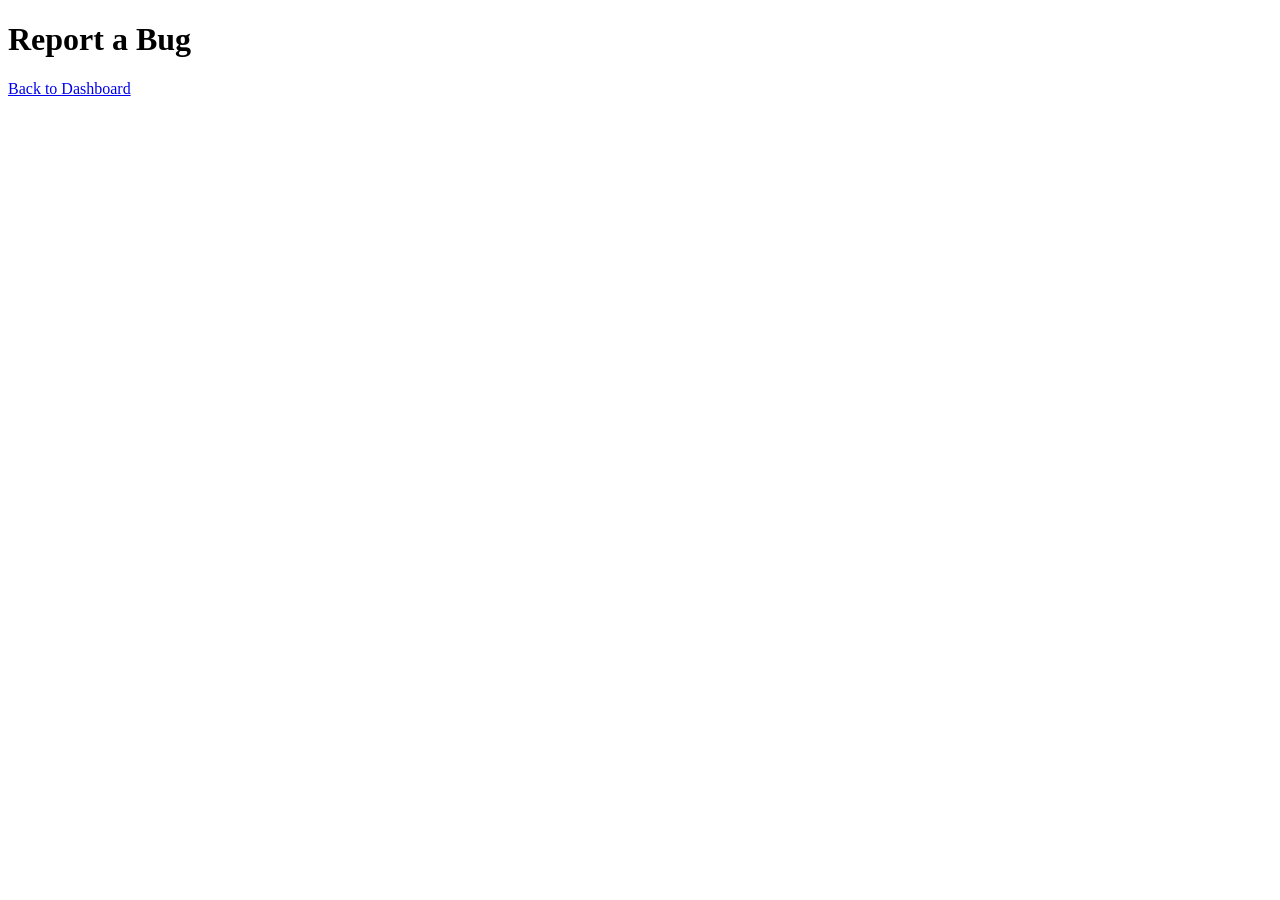
<file: src/pages/report-bug/report-bug.html>
<!DOCTYPE html>
<html lang="en">
<head>
  <meta charset="UTF-8">
  <meta name="viewport" content="width=device-width, initial-scale=1.0">
  <title>Report a Bug | BugTrack</title>
</head>
<body>
  <main>
    <h1>Report a Bug</h1>
    <a href="../dashboard/dashboard.html">Back to Dashboard</a>
  </main>
</body>
</html>
</file>
<file: src/pages/bug-status/styles.css>
*{box-sizing:border-box}body{margin:0;font-family:Inter,Segoe UI,Arial,sans-serif;color:#1b2733;background:#f3f5f7}.sidebar{position:fixed;inset:0 auto 0 0;width:238px;background:#202f42;color:#dbe4ef;padding:22px 16px}.brand{display:flex;align-items:center;gap:11px;height:52px;padding:0 10px;font-size:21px;font-weight:800}.brand-mark{width:38px;height:38px;border-radius:10px;background:#5373a9;display:grid;place-items:center;color:#fff}.workspace{margin:28px 12px 10px;color:#71869c;font-size:10px;font-weight:800;letter-spacing:.16em}.sidebar nav{display:flex;flex-direction:column}.sidebar a{height:46px;display:flex;align-items:center;gap:12px;border-radius:7px;padding:0 13px;color:#d1dae6;text-decoration:none;font-weight:600}.sidebar a span{width:18px;text-align:center;color:#91a5bd}.sidebar a.active{background:#2d5da8;color:#fff}.sidebar a b{margin-left:auto}main{margin-left:238px;min-height:100vh}.topbar{height:68px;background:#fff;border-bottom:1px solid #e7edf2;display:flex;justify-content:flex-end;align-items:center;padding:0 34px}.topbar button{border:0;background:none;color:#89949e}.topbar-actions{display:flex;gap:10px}.topbar-actions button{width:36px;height:36px;border-radius:8px}.page{padding:34px 38px}.heading{margin-bottom:20px}.heading h1{margin:0 0 6px;font-size:28px}.heading p{margin:0;color:#7b8792}.summary{display:grid;grid-template-columns:repeat(7,1fr);gap:10px;margin-bottom:14px}.summary button{height:82px;text-align:left;border:1px solid #e6ecf1;border-radius:9px;background:#fff;padding:13px;transition:.15s ease}.summary button:hover{transform:translateY(-2px);box-shadow:0 8px 18px rgba(31,46,66,.06)}.summary strong{display:block;font-size:22px;margin-bottom:7px}.summary span{font-size:11px;color:#7d8994}.toolbar{height:72px;background:#fff;border:1px solid #e6ecf1;border-radius:10px;margin-bottom:14px;padding:14px;display:flex;gap:10px}.toolbar input,.toolbar select{height:40px;border:1px solid #dde5ec;border-radius:7px;padding:0 11px}.toolbar input{width:260px}.table-card,.card{background:#fff;border:1px solid #e6ecf1;border-radius:10px;box-shadow:0 8px 24px rgba(31,46,66,.035)}table{width:100%;border-collapse:collapse}th{height:46px;text-align:left;color:#87949f;font-size:10px;letter-spacing:.05em;padding:0 16px;border-bottom:1px solid #edf1f4}td{height:76px;padding:0 16px;border-bottom:1px solid #edf1f4;font-size:13px}td strong,td small{display:block}td small{color:#87939e;margin-top:5px}.bug-id{color:#6674a3;font-weight:800}.badge{display:inline-flex;height:26px;align-items:center;border-radius:14px;padding:0 9px;font-size:12px;font-weight:700}.severity-high,.severity-critical{background:#fff0ef;color:#cc5757}.severity-medium{background:#fff6df;color:#b18429}.severity-low{background:#edf7ef;color:#4c9161}.status{background:#f1f4f7;color:#687684}.status.in-progress{background:#edf2ff;color:#4d67b5}.status.resolved,.status.closed{background:#edf7ef;color:#4c9161}.status.retest{background:#f4edff;color:#8057b2}.status.reopened{background:#fff0ef;color:#c65d5d}.assignee{display:flex;align-items:center;gap:8px}.avatar{width:30px;height:30px;border-radius:50%;background:#e7edf5;display:grid;place-items:center;font-size:10px;font-weight:800}.update{border:0;background:none;color:#3967e8;font-weight:700}.footer{height:58px;display:flex;align-items:center;padding:0 16px;color:#89959f;font-size:12px;justify-content:space-between}.footer:after{content:"‹  1  2  ›";letter-spacing:5px;color:#87949f}.page{padding:24px 16px}.detail-heading h1{margin:4px 0 8px;font-size:25px}.meta{display:flex;gap:18px;color:#87939e;font-size:12px;line-height:1.8}.detail-layout{display:grid;grid-template-columns:minmax(0,1fr) 330px;gap:20px;margin-top:20px}.card{padding:24px}.controls{height:max-content;position:sticky;top:20px}.block{border-top:1px solid #edf1f4;padding-top:16px;margin-bottom:18px}.block label,.field label{display:block;text-transform:uppercase;color:#9aa4ad;font-size:10px;font-weight:800;letter-spacing:.05em;margin-bottom:8px}.block p,.block ol{margin:0;color:#4f5d68;font-size:13px;line-height:1.7}.two{display:grid;grid-template-columns:1fr 1fr;gap:18px}.field{margin-bottom:18px}.field label{text-transform:none;font-size:12px}.field select,.field textarea{width:100%;border:1px solid #dde5ec;border-radius:7px;padding:10px}.field select{height:42px}.field textarea{height:92px;resize:vertical}.workflow{display:flex;flex-wrap:wrap;gap:5px;margin:-8px 0 18px}.workflow span{border:1px solid #e5ebef;border-radius:12px;padding:4px 7px;font-size:9px;color:#9aa4ad}.workflow span.current{background:#edf2ff;border-color:#b9c8f7;color:#4d67b5}.form-actions{display:flex;gap:8px}.form-actions button{flex:1;height:40px;border-radius:8px;font-weight:700}.secondary{border:1px solid #dde5ec;background:#fff}.save{border:0;background:#3967e8;color:#fff}.history{border-top:1px solid #edf1f4;margin-top:18px;padding-top:16px}.history h3{font-size:13px}.history-item{display:flex;gap:8px;margin:12px 0}.history-item>span{width:28px;height:28px;border-radius:50%;background:#edf2ff;color:#3967e8;display:grid;place-items:center;font-size:10px}.history-item strong,.history-item small{display:block}.history-item strong{font-size:12px}.history-item small{color:#929da7;margin-top:3px}.help-card{height:60px;border-radius:8px;background:#26384d;display:flex;align-items:center;gap:9px;padding:0 10px;margin-bottom:8px}.help-card i{width:28px;height:28px;border:1px solid #91a5bd;border-radius:50%;display:grid;place-items:center;font-style:normal}.help-card div{display:flex;flex-direction:column;font-size:11px}.help-card small{color:#91a5bd;margin-top:3px}.sidebar-bottom{position:absolute;left:16px;right:16px;bottom:18px}.sidebar-bottom a.logout{color:#d1dae6}.detail-layout{grid-template-columns:1fr}.controls{order:-1}}@media(max-width:760px){.sidebar{transform:translateX(-100%)}main{margin-left:0}.page{padding:24px 16px}.summary{grid-template-columns:repeat(2,1fr)}.toolbar{height:auto;flex-wrap:wrap}.toolbar input{width:100%}.two{grid-template-columns:1fr}.meta{flex-wrap:wrap}.sidebar-bottom{display:none}.topbar{padding:0 16px}.detail-heading h1{font-size:22px}}
</file>
<file: src/pages/manage-bugs/styles.css>
*{box-sizing:border-box}body{margin:0;font-family:Inter,Segoe UI,Arial,sans-serif;color:#1b2733;background:#f3f5f7}.sidebar{position:fixed;inset:0 auto 0 0;width:238px;background:#202f42;color:#dbe4ef;padding:22px 16px}.brand{display:flex;align-items:center;gap:11px;height:52px;padding:0 10px;font-size:21px;font-weight:800}.brand-mark{width:38px;height:38px;border-radius:10px;background:#5373a9;display:grid;place-items:center;color:#fff}.workspace{margin:28px 12px 10px;color:#71869c;font-size:10px;font-weight:800;letter-spacing:.16em}.sidebar nav{display:flex;flex-direction:column}.sidebar a{height:46px;display:flex;align-items:center;gap:12px;border-radius:7px;padding:0 13px;color:#d1dae6;text-decoration:none;font-weight:600}.sidebar a span{width:18px;text-align:center;color:#91a5bd}.sidebar a.active{background:#2d5da8;color:#fff}.sidebar a b{margin-left:auto}main{margin-left:238px;min-height:100vh}.topbar{height:68px;background:#fff;border-bottom:1px solid #e7edf2;display:flex;justify-content:flex-end;align-items:center;padding:0 34px;box-shadow:0 1px 0 rgba(24,39,56,.02)}.topbar button{border:0;background:none;color:#89949e}.topbar-actions{display:flex;align-items:center;gap:10px}.topbar-actions button{width:36px;height:36px;border-radius:8px}.page{padding:34px 38px}.heading{display:flex;justify-content:space-between;align-items:flex-start;margin-bottom:24px}.heading h1{margin:0 0 6px;font-size:28px}.heading p{margin:0;color:#7b8792;line-height:1.5}.primary{height:40px;border:0;border-radius:8px;background:#3967e8;color:#fff;font-weight:700;padding:0 15px;white-space:nowrap}.toolbar{height:72px;background:#fff;border:1px solid #e6ecf1;border-radius:10px;margin-bottom:14px;padding:14px;display:flex;align-items:center;gap:10px;box-shadow:0 4px 16px rgba(31,46,66,.025)}.toolbar input,.toolbar select{height:40px;border:1px solid #dde5ec;border-radius:7px;background:#fff;padding:0 11px}.toolbar input{width:260px}.clear{margin-left:auto;border:0;background:none;color:#3967e8;font-weight:700}.table-card{background:#fff;border:1px solid #e6ecf1;border-radius:10px;overflow:hidden;box-shadow:0 8px 24px rgba(31,46,66,.035)}table{width:100%;border-collapse:collapse}th{height:46px;text-align:left;color:#87949f;font-size:10px;letter-spacing:.05em;padding:0 16px;border-bottom:1px solid #edf1f4;background:#fbfcfd}td{height:76px;padding:0 16px;border-bottom:1px solid #edf1f4;font-size:13px}td strong,td small{display:block}td small{color:#87939e;margin-top:5px}.bug-id{color:#6674a3;font-weight:800}.badge{display:inline-flex;height:26px;align-items:center;border-radius:14px;padding:0 9px;font-size:12px;font-weight:700}.severity-high,.severity-critical{background:#fff0ef;color:#cc5757}.severity-medium{background:#fff6df;color:#b18429}.severity-low{background:#edf7ef;color:#4c9161}.status{background:#f1f4f7;color:#687684}.status.in-progress{background:#edf2ff;color:#4d67b5}.status.resolved,.status.closed{background:#edf7ef;color:#4c9161}.status.retest{background:#f4edff;color:#8057b2}.status.reopened{background:#fff0ef;color:#c65d5d}.assignee{display:flex;align-items:center;gap:8px}.avatar{width:30px;height:30px;border-radius:50%;background:#e7edf5;display:grid;place-items:center;font-size:10px;font-weight:800}.reporter{font-weight:600}.actions{display:flex;gap:9px;white-space:nowrap}.actions button,.actions a{border:0;background:none;color:#6d7984;text-decoration:none;font-size:12px;font-weight:700;padding:4px 0}.actions a{color:#3967e8}.actions .delete{color:#aeb7bf}.footer{height:58px;display:flex;align-items:center;padding:0 16px;color:#89959f;font-size:12px;justify-content:space-between}.footer:after{content:"‹  1  2  ›";letter-spacing:5px;color:#87949f}.empty{text-align:center;padding:40px}.empty h3{margin:0 0 6px}.empty p{color:#87939e}.modal{position:fixed;inset:0;background:#15212e66;display:grid;place-items:center}.hidden{display:none}.dialog{width:360px;background:#fff;border-radius:12px;padding:28px;text-align:center}.warning{width:46px;height:46px;border-radius:50%;background:#fff0ef;color:#d85b5b;margin:auto;display:grid;place-items:center;font-size:22px;font-weight:800}.dialog p{color:#7b8792}.dialog div:last-child{display:flex;justify-content:center;gap:8px}.dialog button{height:40px;width:120px;border-radius:8px;font-weight:700}.secondary{border:1px solid #dde5ec;background:#fff}.danger{border:0;background:#dc5555;color:#fff}@media(max-width:1050px){.table-card{overflow-x:auto}table{min-width:980px}}@media(max-width:760px){.sidebar{transform:translateX(-100%)}main{margin-left:0}.page{padding:24px 16px}.toolbar{height:auto;flex-wrap:wrap}.toolbar input{width:100%}.toolbar select{flex:1}.heading h1{font-size:23px}.sidebar-bottom{display:none}.topbar{padding:0 16px}.heading{align-items:center}.heading p{max-width:280px}}
</file>
<file: src/pages/report-bug/style.css>
:root {
  --purple: #7138dc;
  --purple-dark: #211342;
  --ink: #211747;
  --muted: #7b7392;
  --line: #e9e3f5;
  --bg: #f5f3fc;
  --shadow: 0 8px 24px #311c690c;
}

* {
  box-sizing: border-box;
  scroll-behavior: smooth;
}

body {
  margin: 0;
  background: var(--bg);
  color: var(--ink);
  font: 13px Inter, Arial, sans-serif;
}

button, input, select, textarea {
  font: inherit;
}

button, a, select {
  -webkit-tap-highlight-color: transparent;
}

/* SIDEBAR */

.sidebar {
  position: fixed;
  inset: 0 auto 0 0;
  width: 235px;
  background: linear-gradient(#211342, #170d32);
  color: white;
  padding: 25px 20px;
  display: flex;
  flex-direction: column;
  z-index: 20;
  transition: transform .25s ease;
}

.brand {
  display: flex;
  align-items: center;
  gap: 12px;
  color: white;
  text-decoration: none;
  margin: 0 5px 48px;
}

.logo {
  width: 48px;
  height: 48px;
  border-radius: 15px;
  background: linear-gradient(145deg, #a05aff, #5723c9);
  display: grid;
  place-items: center;
  font-size: 27px;
}

.brand b {
  display: block;
  font-size: 19px;
}

.brand small {
  display: block;
  color: #c8bce8;
  font-size: 10px;
  margin-top: 4px;
}

.sidebar nav {
  display: grid;
  gap: 9px;
}

.sidebar nav a {
  height: 49px;
  padding: 0 14px;
  display: flex;
  align-items: center;
  gap: 14px;
  border-radius: 11px;
  text-decoration: none;
  color: #d7cdec;
  font-weight: 600;
  font-size: 14px;
}

.sidebar nav a.active,
.sidebar nav a:hover {
  background: linear-gradient(105deg, #6126d6, #8a39dc);
  color: white;
  box-shadow: 0 8px 18px #642bd64a;
}

.help {
  margin-top: 48px;
  padding: 19px 14px;
  text-align: center;
  border: 1px solid #5b438e;
  background: linear-gradient(145deg, #382365, #29184c);
  border-radius: 16px;
}

.help-icon {
  font-size: 30px;
  color: #c4a5ff;
}

.help h3 {
  font-size: 14px;
  margin: 8px 0;
}

.help p {
  font-size: 11px;
  line-height: 1.6;
  color: #d1c6e8;
}

.help a {
  display: inline-block;
  padding: 9px 16px;
  border: 1px solid #9b62ff;
  border-radius: 22px;
  color: white;
  text-decoration: none;
  font-size: 11px;
}

.side-foot {
  margin-top: auto;
  padding-top: 45px;
  display: flex;
  flex-direction: column;
  align-items: center;
  gap: 6px;
  font-size: 10px;
  color: #d2c8e9;
}

.side-foot b {
  color: white;
}

/* MAIN */

.main {
  margin-left: 235px;
  padding: 0 30px 20px;
  max-width: 1900px;
}

.topbar {
  height: 69px;
  display: flex;
  align-items: center;
  gap: 14px;
  border-bottom: 1px solid #e8e3f2;
  margin-bottom: 22px;
}

.search {
  height: 43px;
  max-width: 550px;
  flex: 1;
  display: flex;
  align-items: center;
  gap: 12px;
  padding: 0 17px;
  border: 1px solid #e7e1f2;
  background: white;
  border-radius: 25px;
  color: #4b367e;
  font-size: 25px;
}

.search input {
  width: 100%;
  border: 0;
  outline: 0;
  font-size: 12px;
}

.top-right {
  margin-left: auto;
  display: flex;
  align-items: center;
  gap: 17px;
}

.online {
  font-size: 11px;
  font-weight: 600;
  white-space: nowrap;
}

.online i {
  display: inline-block;
  width: 9px;
  height: 9px;
  border-radius: 50%;
  background: #1dbb7a;
  margin-right: 8px;
}

.avatar {
  width: 38px;
  height: 38px;
  border-radius: 50%;
  display: grid;
  place-items: center;
  background: linear-gradient(145deg, #7138dc, #4b1bb4);
  color: white;
  font-weight: 800;
}

.menu {
  display: none;
}

/* DASHBOARD */

.dashboard {
  margin-bottom: 25px;
}

.dashboard-heading {
  display: flex;
  justify-content: space-between;
  align-items: center;
  gap: 15px;
  margin-bottom: 17px;
}

.dashboard-heading small {
  color: var(--purple);
  font-size: 10px;
  font-weight: 800;
  letter-spacing: 1.2px;
}

.dashboard-heading h1 {
  font-size: 27px;
  margin: 6px 0;
}

.dashboard-heading p {
  color: var(--muted);
  margin: 0;
  font-size: 12px;
}

.stats {
  display: grid;
  grid-template-columns: repeat(4, minmax(0, 1fr));
  gap: 14px;
}

.stat-card {
  background: white;
  border: 1px solid var(--line);
  border-radius: 14px;
  padding: 18px;
  box-shadow: var(--shadow);
}

.stat-card span {
  color: var(--muted);
  font-size: 11px;
  font-weight: 700;
}

.stat-card h2 {
  font-size: 29px;
  margin: 10px 0 5px;
  color: var(--purple);
}

.stat-card small {
  color: #938aa8;
  font-size: 10px;
}

/* HERO */

.hero {
  min-height: 151px;
  position: relative;
  overflow: hidden;
  display: flex;
  align-items: center;
  padding: 22px 34px;
  margin-bottom: 16px;
  border: 1px solid #d8caff;
  border-radius: 20px;
  background: linear-gradient(105deg, #f7f2ff, #e9ddff 52%, #d4c0ff);
  box-shadow: 0 8px 22px #5835a616;
}

.hero-copy {
  display: flex;
  align-items: center;
  gap: 24px;
  position: relative;
  z-index: 2;
}

.hero-icon {
  width: 76px;
  height: 76px;
  display: grid;
  place-items: center;
  border-radius: 20px;
  background: linear-gradient(145deg, #a05af1, #5b20c8);
  color: white;
  font-size: 34px;
  box-shadow: 0 10px 22px #6e32d64a;
}

.hero small {
  font-size: 10px;
  letter-spacing: 1.3px;
  font-weight: 800;
  color: #6530c8;
}

.hero h1 {
  font-size: 30px;
  letter-spacing: -1px;
  margin: 7px 0 6px;
}

.hero p {
  font-size: 12px;
  color: #554879;
  margin: 0;
}

.hero-art {
  position: absolute;
  right: 65px;
  top: 23px;
  width: 180px;
  height: 110px;
  transform: rotate(-5deg);
}

.screen {
  height: 91px;
  width: 135px;
  border: 8px solid #39216d;
  border-radius: 9px;
  background: linear-gradient(145deg, #402078, #1b103b);
  display: grid;
  place-items: center;
  color: #c9aaff;
  font-size: 42px;
}

.base {
  height: 8px;
  width: 155px;
  margin-left: -10px;
  background: linear-gradient(#c9b7ed, #8f78c8);
  border-radius: 2px 2px 12px 12px;
}

.check {
  position: absolute;
  right: -8px;
  bottom: 0;
  width: 45px;
  height: 45px;
  border-radius: 50%;
  background: linear-gradient(145deg, #a75cff, #6823d4);
  color: white;
  display: grid;
  place-items: center;
  font-size: 25px;
}

/* CARDS AND FORMS */

.layout {
  display: grid;
  grid-template-columns: minmax(0, 1fr) minmax(0, 1.03fr);
  gap: 14px;
  align-items: start;
}

.right {
  display: grid;
  gap: 14px;
}

.card {
  background: white;
  border: 1px solid var(--line);
  border-radius: 15px;
  padding: 17px 18px;
  box-shadow: var(--shadow);
  min-width: 0;
}

.full {
  margin-top: 14px;
}

.section {
  display: flex;
  align-items: center;
  gap: 11px;
  padding-bottom: 11px;
  margin-bottom: 12px;
  border-bottom: 1px solid #eee9f6;
}

.num {
  width: 30px;
  height: 30px;
  flex: none;
  border-radius: 50%;
  display: grid;
  place-items: center;
  color: white;
  background: linear-gradient(145deg, #8b4ef0, #5d24ce);
  font-size: 13px;
}

.section h2 {
  font-size: 14px;
  margin: 0 0 3px;
}

.section p {
  font-size: 10px;
  color: var(--muted);
  margin: 0;
}

.required {
  margin-left: auto;
  white-space: nowrap;
  background: #fff0f6;
  color: #c23b79;
  border-radius: 18px;
  padding: 7px 11px;
  font-size: 9px;
}

.fields {
  display: grid;
  grid-template-columns: repeat(2, minmax(0, 1fr));
  gap: 11px 14px;
}

.fields.compact {
  gap: 10px 12px;
}

.field {
  display: flex;
  flex-direction: column;
  gap: 6px;
  min-width: 0;
}

.field.wide {
  grid-column: 1 / -1;
}

.field label {
  font-size: 10px;
  font-weight: 750;
  color: #302254;
}

.field em {
  font-style: normal;
  color: #e34b64;
}

.field input,
.field select,
.field textarea,
.recent-head select {
  width: 100%;
  min-width: 0;
  border: 1px solid #ded6f3;
  border-radius: 9px;
  background: white;
  padding: 10px 12px;
  color: #302451;
  outline: none;
  font-size: 11px;
}

.field input,
.field select {
  height: 38px;
}

.field textarea {
  resize: vertical;
  min-height: 65px;
  line-height: 1.5;
}

.field input:focus,
.field select:focus,
.field textarea:focus {
  border-color: #9163e9;
  box-shadow: 0 0 0 3px #8050df18;
}

.field input[readonly] {
  background: #f4f1fa;
  color: #655b83;
}

.copy-wrap {
  position: relative;
}

.copy-wrap input {
  padding-right: 40px;
}

.copy-wrap button {
  position: absolute;
  right: 5px;
  top: 4px;
  width: 29px;
  height: 29px;
  border: 0;
  border-radius: 7px;
  background: #eee8fc;
  color: #5d2bc2;
  cursor: pointer;
}

.readonly {
  height: 38px;
  display: flex;
  align-items: center;
  gap: 10px;
  border: 1px solid #e1d9f3;
  border-radius: 9px;
  background: #f5f2fb;
  padding: 0 12px;
  color: #817797;
  font-size: 10px;
}

.readonly b {
  font-size: 19px;
  color: var(--purple);
}

/* UPLOAD */

.upload {
  min-height: 112px;
  border: 1.5px dashed #9e76ef;
  border-radius: 12px;
  background: linear-gradient(145deg, #fcfaff, #f5f0ff);
  display: flex;
  flex-direction: column;
  align-items: center;
  justify-content: center;
  gap: 6px;
  text-align: center;
  padding: 14px;
  cursor: pointer;
}

.upload:hover,
.upload.dragging {
  background: #eee5ff;
}

.upload > span {
  width: 35px;
  height: 35px;
  border-radius: 50%;
  display: grid;
  place-items: center;
  background: linear-gradient(145deg, #8d4aeb, #5a21c8);
  color: white;
  font-size: 23px;
}

.upload b {
  font-size: 11px;
  color: #39216c;
}

.upload small {
  font-size: 9px;
  color: #81769e;
}

.upload input {
  display: none;
}

.file-name {
  font-size: 10px;
  color: #23855d;
  margin-top: 7px;
}

/* BUTTONS */

.actions {
  display: flex;
  justify-content: space-between;
  align-items: center;
  gap: 12px;
  padding: 14px 2px 20px;
}

.actions p {
  margin: 0;
  color: #62577e;
  font-size: 10px;
}

.actions > div {
  display: flex;
  gap: 9px;
}

.btn {
  display: inline-flex;
  align-items: center;
  justify-content: center;
  border: 0;
  border-radius: 22px;
  padding: 11px 17px;
  font-size: 10px;
  font-weight: 750;
  cursor: pointer;
  text-decoration: none;
}

.light {
  background: white;
  border: 1px solid #cdbaf4;
  color: #5f39aa;
}

.primary {
  background: linear-gradient(100deg, #7137dc, #5420bf);
  color: white;
  box-shadow: 0 6px 14px #6530ce30;
}

.btn:hover {
  transform: translateY(-1px);
}

/* TABLE */

.recent {
  padding: 15px 17px 12px;
  margin-top: 10px;
}

.recent-head {
  display: flex;
  align-items: center;
  justify-content: space-between;
  gap: 12px;
}

.recent-head .section {
  border: 0;
  margin: 0;
  padding: 0 0 11px;
}

.recent-head select {
  width: auto;
  height: 34px;
  border-radius: 18px;
}

.table-wrap {
  width: 100%;
  overflow-x: auto;
}

table {
  width: 100%;
  border-collapse: collapse;
  white-space: nowrap;
  font-size: 10px;
}

thead {
  background: #f2edfc;
  color: #554477;
}

th {
  text-align: left;
  padding: 11px 9px;
}

td {
  padding: 10px 9px;
  border-bottom: 1px solid #eeeaf5;
  color: #514b65;
}

.empty td {
  text-align: center;
  padding: 23px;
  color: #928aa5;
}

.status-pill {
  display: inline-block;
  border-radius: 20px;
  padding: 5px 9px;
  font-size: 9px;
  font-weight: 700;
}

.status-open {
  background: #e6f8ef;
  color: #15935c;
}

.status-in-progress {
  background: #eaf0ff;
  color: #416bd2;
}

.status-resolved {
  background: #f0eafa;
  color: #7553b8;
}

.status-closed {
  background: #f1f1f4;
  color: #656174;
}

.severity-critical,
.severity-high {
  color: #d84359;
  font-weight: 700;
}

.severity-medium {
  color: #d5852c;
  font-weight: 700;
}

.severity-low {
  color: #3979d4;
  font-weight: 700;
}

.action-btn {
  border: 0;
  border-radius: 6px;
  padding: 6px 8px;
  cursor: pointer;
  font-size: 10px;
  margin: 2px;
}

.edit-btn {
  color: #5630aa;
  background: #eee8fc;
}

.delete-btn {
  color: #c13752;
  background: #fff0f2;
}

.status-select {
  padding: 6px;
  border: 1px solid #ded6f3;
  border-radius: 6px;
  font-size: 10px;
  color: var(--ink);
}

/* STATUS OVERVIEW */

.status-section {
  margin-top: 16px;
}

.status-overview {
  display: grid;
  grid-template-columns: repeat(4, minmax(0, 1fr));
  gap: 12px;
}

.status-item {
  padding: 15px;
  border: 1px solid var(--line);
  border-radius: 11px;
  background: #faf9fe;
}

.status-item span {
  display: block;
  font-size: 10px;
  color: var(--muted);
}

.status-item b {
  display: block;
  margin-top: 7px;
  font-size: 21px;
  color: var(--purple);
}

footer {
  text-align: center;
  color: #958da8;
  font-size: 9px;
  padding: 18px 8px;
}

/* TOAST */

.toast {
  position: fixed;
  right: 20px;
  bottom: 20px;
  z-index: 60;
  background: #251747;
  color: white;
  padding: 12px 17px;
  border-radius: 10px;
  box-shadow: 0 8px 25px #1e123c40;
  font-size: 11px;
  opacity: 0;
  transform: translateY(12px);
  pointer-events: none;
  transition: .25s;
}

.toast.show {
  opacity: 1;
  transform: translateY(0);
}

/* RESPONSIVE */

@media(max-width:1100px) {
  .sidebar {
    width: 210px;
  }

  .main {
    margin-left: 210px;
    padding-inline: 20px;
  }

  .stats {
    grid-template-columns: repeat(2, 1fr);
  }

  .hero-art {
    right: 20px;
    opacity: .65;
  }
}

@media(max-width:850px) {
  .layout {
    grid-template-columns: 1fr;
  }

  .right {
    grid-template-columns: 1fr 1fr;
  }

  .hero-art {
    opacity: .25;
  }
}

@media(max-width:700px) {
  .sidebar {
    transform: translateX(-105%);
    width: 260px;
    box-shadow: 12px 0 30px #160d3040;
  }

  .sidebar.open {
    transform: translateX(0);
  }

  .main {
    margin-left: 0;
    padding: 0 13px 18px;
  }

  .topbar {
    height: 60px;
  }

  .menu {
    display: block;
    border: 0;
    background: #eee7ff;
    color: #6631ca;
    border-radius: 8px;
    padding: 8px 11px;
    cursor: pointer;
  }

  .top-right {
    gap: 9px;
  }

  .online {
    font-size: 0;
  }

  .online i {
    width: 9px;
    height: 9px;
  }

  .dashboard-heading {
    align-items: flex-start;
    flex-direction: column;
  }

  .hero {
    min-height: 125px;
    padding: 17px 14px;
  }

  .hero-copy {
    gap: 12px;
  }

  .hero-icon {
    width: 48px;
    height: 48px;
    font-size: 24px;
  }

  .hero h1 {
    font-size: 22px;
  }

  .hero p {
    font-size: 10px;
    line-height: 1.5;
  }

  .hero-art {
    right: -90px;
    opacity: .16;
  }

  .card {
    padding: 14px;
  }

  .right {
    grid-template-columns: 1fr;
  }

  .fields {
    grid-template-columns: 1fr;
  }

  .fields.compact {
    grid-template-columns: 1fr 1fr;
  }

  .actions {
    align-items: flex-start;
    flex-direction: column;
  }

  .actions > div {
    width: 100%;
  }

  .actions .btn {
    flex: 1;
  }

  .recent-head {
    align-items: flex-start;
    flex-direction: column;
  }

  .recent-head select {
    width: 100%;
  }

  .status-overview {
    grid-template-columns: repeat(2, 1fr);
  }
}

@media(max-width:430px) {
  .main {
    padding-inline: 10px;
  }

  .hero h1 {
    font-size: 19px;
  }

  .hero-icon {
    width: 42px;
    height: 42px;
  }

  .fields.compact {
    grid-template-columns: 1fr;
  }

  .required {
    display: none;
  }

  .actions > div {
    flex-direction: column;
  }

  .btn {
    width: 100%;
  }

  .search {
    padding-inline: 10px;
  }

  .search input {
    font-size: 10px;
  }

  .stats {
    grid-template-columns: 1fr 1fr;
  }
}
</file>
<file: src/pages/auth/login.css>
* {
  margin: 0;
  padding: 0;
  box-sizing: border-box;
  font-family: Arial, sans-serif;
}

body {
  min-height: 100vh;
  background: #eff6ff;
  display: flex;
  justify-content: center;
  align-items: center;
  padding: 20px;
  color: #172554;
}

/* LOGIN CONTAINER */

.login-container {
  width: 1000%;
  max-width: 1500;
  background: #ffffff;
  border: 1px solid #bfdbfe;
  padding: 40px;
  border-radius: 12px;
  box-shadow: 0 16px 40px rgba(30, 64, 175, 0.12);
}

/* LOGO */

.logo {
  text-align: center;
  margin-bottom: 30px;
}

.logo-icon {
  font-size: 42px;
  margin-bottom: 12px;
}

.logo h1 {
  color: #1d4ed8;
  font-size: 28px;
  margin-bottom: 8px;
}

.logo p {
  color: #64748b;
  font-size: 13px;
}

/* FORM */

.form-group {
  margin-bottom: 22px;
}

.form-group label {
  display: block;
  margin-bottom: 9px;
  font-size: 14px;
  font-weight: bold;
  color: #1e3a8a;
}

.form-group input {
  width: 100%;
  padding: 14px;
  background: #ffffff;
  border: 1px solid #bfdbfe;
  border-radius: 8px;
  outline: none;
  color: #172554;
  font-size: 14px;
}

.form-group input:focus {
  border-color: #2563eb;
  box-shadow: 0 0 0 3px rgba(37, 99, 235, 0.16);
}

.form-group input::placeholder {
  color: #94a3b8;
}

.password-box {
  position: relative;
}

.password-box input {
  padding-right: 65px;
}

.show-password {
  position: absolute;
  right: 12px;
  top: 50%;
  transform: translateY(-50%);
  background: none;
  border: none;
  color: #1d4ed8;
  cursor: pointer;
}

/* OPTIONS */

.options {
  display: flex;
  justify-content: space-between;
  align-items: center;
  margin-bottom: 25px;
  font-size: 12px;
  color: #475569;
  gap: 10px;
}

.remember {
  display: flex;
  align-items: center;
  gap: 7px;
}

.options a {
  color: #1d4ed8;
  text-decoration: none;
}

.options a:hover {
  text-decoration: underline;
}

/* BUTTON */

.login-btn {
  width: 100%;
  padding: 14px;
  background: #1d4ed8;
  border: none;
  border-radius: 8px;
  color: white;
  font-size: 16px;
  font-weight: bold;
  cursor: pointer;
  transition: 0.3s;
}

.login-btn:hover {
  background: #1e40af;
}

/* MESSAGES */

.message {
  padding: 12px;
  border-radius: 7px;
  font-size: 13px;
  margin-bottom: 18px;
  text-align: center;
}

.message[hidden] {
  display: none;
}

.error {
  background: #fef2f2;
  color: #b91c1c;
  border: 1px solid #fecaca;
}

.success {
  background: #f0fdf4;
  color: #166534;
  border: 1px solid #bbf7d0;
}

.info {
  background: #eff6ff;
  color: #1e40af;
  border: 1px solid #bfdbfe;
}

.remember input {
  accent-color: #1d4ed8;
}

.show-password:focus-visible,
.login-btn:focus-visible,
.options a:focus-visible {
  outline: 3px solid #2563eb;
  outline-offset: 3px;
}

.footer {
  text-align: center;
  margin-top: 28px;
  color: #64748b;
  font-size: 12px;
}

@media (max-width: 480px) {
  .login-container {
    padding: 25px 20px;
  }
}
</file>
<file: src/pages/dashboard/dashboard.css>
:root {
  color-scheme: light;
  --navy: #17233c;
  --navy-deep: #111b30;
  --blue: #4775e8;
  --blue-dark: #3561d2;
  --ink: #1d293b;
  --muted: #8290a4;
  --line: #e9edf3;
  --canvas: #f7f8fb;
  --white: #ffffff;
  --shadow: 0 4px 18px rgba(27, 44, 75, 0.045);
  font-family: "DM Sans", "Segoe UI", sans-serif;
  font-synthesis: none;
  text-rendering: optimizeLegibility;
}

* { box-sizing: border-box; }

body {
  min-width: 320px;
  margin: 0;
  background: var(--canvas);
  color: var(--ink);
  font-size: 14px;
  -webkit-font-smoothing: antialiased;
}

button, input, select { font: inherit; }
button, a, select { -webkit-tap-highlight-color: transparent; }
a { color: inherit; text-decoration: none; }
button { color: inherit; }

.app-shell { min-height: 100vh; }

.sidebar {
  width: 248px;
  position: fixed;
  inset: 0 auto 0 0;
  z-index: 20;
  display: flex;
  flex-direction: column;
  padding: 27px 17px 18px;
  background: var(--navy);
  color: #b7c1d2;
}

.brand {
  display: flex;
  align-items: center;
  gap: 11px;
  margin: 0 9px 48px;
  color: #fff;
  font-family: "Manrope", sans-serif;
  font-size: 21px;
  font-weight: 800;
  letter-spacing: -0.8px;
}

.brand-light { color: #a9bcf7; font-weight: 600; }
.brand-mark { width: 34px; height: 34px; display: grid; place-items: center; border-radius: 11px; background: var(--blue); }
.brand-mark svg { width: 22px; height: 22px; fill: none; stroke: #fff; stroke-width: 1.65; stroke-linecap: round; stroke-linejoin: round; }

.nav-caption {
  padding: 0 12px;
  margin-bottom: 12px;
  color: #77869f;
  font-size: 10px;
  font-weight: 700;
  letter-spacing: 1.25px;
}

.nav-list { display: grid; gap: 5px; }
.nav-link {
  position: relative;
  display: flex;
  min-height: 46px;
  align-items: center;
  gap: 13px;
  padding: 0 12px;
  border-radius: 8px;
  color: #aeb9ca;
  font-size: 13px;
  font-weight: 500;
  transition: background 150ms ease, color 150ms ease;
}

.nav-link svg {
  width: 18px;
  height: 18px;
  flex: 0 0 auto;
  fill: none;
  stroke: currentColor;
  stroke-width: 1.65;
  stroke-linecap: round;
  stroke-linejoin: round;
}

.nav-link:hover { background: rgba(255,255,255,.07); color: #fff; }
.nav-link.active { background: #2b3d5d; color: #fff; font-weight: 600; }
.nav-link.active::before { position: absolute; left: -17px; width: 3px; height: 25px; border-radius: 0 4px 4px 0; background: #82a2ff; content: ""; }
.nav-plus { margin-left: auto; font-size: 19px; line-height: 1; color: #8d9ab0; }
.sidebar-bottom { margin-top: auto; }
.sidebar-help { display: flex; align-items: center; gap: 10px; padding: 12px 10px; margin: 0 1px 14px; border: 1px solid rgba(255,255,255,.09); border-radius: 9px; }
.help-icon { width: 25px; height: 25px; display: grid; flex: 0 0 auto; place-items: center; border: 1px solid #5b6d8a; border-radius: 50%; color: #d3dded; font-size: 12px; }
.sidebar-help div { display: grid; gap: 3px; }
.sidebar-help strong { color: #e9eef7; font-size: 11px; font-weight: 600; }
.sidebar-help div span { color: #8796ad; font-size: 10px; }
.help-arrow { margin-left: auto; color: #9ba9be; }
.logout-link { margin-top: 5px; }
.sidebar-version { padding: 17px 12px 2px; color: #76859e; font-size: 9px; font-weight: 700; letter-spacing: 1px; }
.sidebar-version span { padding: 0 3px; color: #53627a; }

.main-content { min-height: 100vh; margin-left: 248px; }
.topbar {
  height: 74px;
  display: flex;
  align-items: center;
  justify-content: space-between;
  gap: 20px;
  padding: 0 39px;
  border-bottom: 1px solid #edf0f4;
  background: rgba(255,255,255,.94);
}
.topbar-left, .topbar-actions, .breadcrumb { display: flex; align-items: center; }
.topbar-left { gap: 15px; }
.breadcrumb { gap: 10px; color: #9aa5b5; font-size: 12px; }
.breadcrumb strong { color: #4a5669; font-weight: 600; }
.breadcrumb-divider { color: #c2cad5; }
.topbar-actions { gap: 19px; }
.top-search, .table-search { display: flex; align-items: center; gap: 9px; background: #f7f8fa; }
.top-search { width: 230px; height: 37px; padding: 0 10px; border: 1px solid transparent; border-radius: 6px; }
.top-search:focus-within, .table-search:focus-within { border-color: #b6c8fb; background: #fff; box-shadow: 0 0 0 3px rgba(71,117,232,.08); }
.top-search svg, .table-search svg { width: 16px; height: 16px; flex: 0 0 auto; fill: none; stroke: #98a4b5; stroke-width: 1.7; stroke-linecap: round; }
.top-search input, .table-search input { width: 100%; min-width: 0; padding: 0; border: 0; outline: 0; background: transparent; color: var(--ink); font-size: 11px; }
.top-search input::placeholder, .table-search input::placeholder { color: #9da8b7; }
.top-search kbd { min-width: 19px; padding: 2px 5px; border: 1px solid #e6e9ef; border-radius: 4px; background: #fff; color: #99a4b3; font-family: inherit; font-size: 10px; text-align: center; }
.icon-button { display: grid; width: 34px; height: 34px; flex: 0 0 auto; place-items: center; padding: 0; border: 0; border-radius: 7px; background: transparent; color: #6f7c90; cursor: pointer; transition: background 150ms ease, color 150ms ease; }
.icon-button:hover { background: #f2f5fb; color: var(--blue); }
.icon-button svg { width: 19px; height: 19px; fill: none; stroke: currentColor; stroke-width: 1.7; stroke-linecap: round; stroke-linejoin: round; }
.popover-wrap { position: relative; }
.notification-button { position: relative; }
.notification-dot { position: absolute; top: 7px; right: 7px; width: 6px; height: 6px; border: 1.5px solid white; border-radius: 50%; background: #f07962; }
.topbar-divider { width: 1px; height: 29px; background: #edf0f4; }
.profile-button { display: flex; align-items: center; gap: 9px; padding: 0; border: 0; background: transparent; text-align: left; cursor: pointer; }
.avatar { width: 34px; height: 34px; display: grid; flex: 0 0 auto; place-items: center; border-radius: 50%; background: #e8edfb; color: #496ac2; font-size: 11px; font-weight: 700; }
.profile-copy { display: grid; gap: 3px; }
.profile-copy strong { color: #354156; font-size: 11px; font-weight: 600; }
.profile-copy small { color: #919cad; font-size: 10px; }
.chevron { width: 14px; height: 14px; margin-left: 2px; fill: none; stroke: #8591a2; stroke-width: 1.7; stroke-linecap: round; stroke-linejoin: round; }
.popover { position: absolute; top: calc(100% + 13px); right: 0; z-index: 35; width: 260px; padding: 14px; border: 1px solid var(--line); border-radius: 10px; background: #fff; box-shadow: 0 12px 32px rgba(26,42,70,.14); }
.popover[hidden] { display: none; }
.popover-heading { display: flex; justify-content: space-between; gap: 10px; color: #354156; font-size: 12px; font-weight: 700; }
.popover-heading a { color: var(--blue); font-size: 10px; font-weight: 600; }
.notification-panel p { margin: 9px 0 1px; color: #7d899a; font-size: 11px; line-height: 1.55; }
.profile-menu { width: 215px; padding: 8px; }
.profile-menu-user { display: flex; align-items: center; gap: 9px; padding: 8px; border-bottom: 1px solid var(--line); margin-bottom: 5px; }
.profile-menu-user > span:last-child { display: grid; gap: 3px; }
.profile-menu-user strong { font-size: 11px; }
.profile-menu-user small { color: var(--muted); font-size: 10px; }
.profile-menu > a { display: block; padding: 9px 8px; border-radius: 6px; color: #596679; font-size: 11px; }
.profile-menu > a:hover { background: #f5f7fb; color: var(--blue); }
.menu-toggle { display: none; }

.page-content { max-width: 1500px; padding: 31px 39px 18px; margin: 0 auto; }
.page-heading { display: flex; align-items: flex-end; justify-content: space-between; gap: 20px; margin-bottom: 25px; }
.eyebrow { display: flex; align-items: center; gap: 7px; margin-bottom: 8px; color: #909cb0; font-size: 9px; font-weight: 700; letter-spacing: 1.15px; }
.eyebrow-dot { width: 6px; height: 6px; border-radius: 50%; background: var(--blue); }
h1, h2, p { margin-top: 0; }
h1, h2 { font-family: "Manrope", "DM Sans", sans-serif; }
h1 { margin-bottom: 6px; color: #202c40; font-size: 27px; font-weight: 800; letter-spacing: -1px; line-height: 1.25; }
.page-heading p { margin: 0; color: #8995a7; font-size: 12px; }
.primary-button, .secondary-button { display: inline-flex; align-items: center; justify-content: center; gap: 8px; min-height: 37px; border-radius: 6px; font-size: 11px; font-weight: 600; transition: background 150ms ease, box-shadow 150ms ease; }
.primary-button { padding: 0 14px; background: var(--blue); color: #fff; box-shadow: 0 3px 8px rgba(71,117,232,.18); }
.primary-button:hover { background: var(--blue-dark); box-shadow: 0 5px 12px rgba(71,117,232,.22); }
.primary-button svg, .secondary-button svg { width: 15px; height: 15px; fill: none; stroke: currentColor; stroke-width: 1.8; stroke-linecap: round; stroke-linejoin: round; }

.stats-grid { display: grid; grid-template-columns: repeat(4, minmax(0, 1fr)); gap: 16px; margin-bottom: 18px; }
.stat-card, .panel { border: 1px solid #edf0f4; border-radius: 9px; background: #fff; box-shadow: var(--shadow); }
.stat-card { min-width: 0; padding: 17px 18px 15px; }
.stat-card-top { display: flex; align-items: center; justify-content: space-between; gap: 8px; }
.stat-icon { width: 34px; height: 34px; display: grid; place-items: center; border-radius: 8px; }
.stat-icon svg { width: 18px; height: 18px; fill: none; stroke: currentColor; stroke-width: 1.7; stroke-linecap: round; stroke-linejoin: round; }
.total-icon { background: #edf2ff; color: #5277df; }
.open-icon { background: #fff0ed; color: #ea7868; }
.progress-icon { background: #fff5e7; color: #e2a247; }
.fixed-icon { background: #eaf8f1; color: #41a77b; }
.stat-trend { padding: 4px 7px; border-radius: 20px; font-size: 9px; font-weight: 600; white-space: nowrap; }
.neutral { background: #f2f5fa; color: #7e8ba0; }
.red-trend { background: #fff2f0; color: #d77a6d; }
.amber-trend { background: #fff7ea; color: #c99239; }
.green-trend { background: #edf8f2; color: #459c77; }
.stat-value { margin-top: 13px; color: #202c40; font-family: "Manrope", sans-serif; font-size: 27px; font-weight: 800; letter-spacing: -.8px; line-height: 1.1; }
.stat-label { margin-top: 3px; color: #637084; font-size: 11px; font-weight: 600; }
.stat-foot { display: flex; align-items: center; gap: 6px; margin-top: 14px; color: #98a3b2; font-size: 9px; }
.stat-foot-dot, .live-dot { width: 6px; height: 6px; flex: 0 0 auto; border-radius: 50%; }
.total-dot { background: #6f8fe7; }
.open-dot { background: #e68273; }
.progress-dot { background: #e4ad55; }
.fixed-dot { background: #53b186; }

.insights-grid { display: grid; grid-template-columns: minmax(280px, .92fr) minmax(360px, 1.5fr); gap: 17px; margin-bottom: 18px; }
.panel { min-width: 0; }
.priority-panel, .activity-panel { min-height: 242px; padding: 19px 20px; }
.panel-heading, .reports-heading { display: flex; align-items: flex-start; justify-content: space-between; gap: 15px; }
.panel-heading h2, .reports-heading h2 { margin: 0 0 5px; color: #283449; font-size: 14px; font-weight: 700; letter-spacing: -.2px; }
.panel-heading p, .reports-heading p { margin: 0; color: #96a1b0; font-size: 10px; }
.panel-icon { width: 28px; height: 28px; display: grid; place-items: center; border-radius: 7px; background: #fff6e9; color: #d9a14b; }
.panel-icon svg { width: 16px; height: 16px; fill: none; stroke: currentColor; stroke-width: 1.65; stroke-linecap: round; stroke-linejoin: round; }
.priority-list { display: grid; gap: 14px; margin-top: 21px; }
.priority-label { display: flex; align-items: center; justify-content: space-between; margin-bottom: 7px; color: #5d697b; font-size: 10px; }
.priority-label strong { color: #38455a; font-size: 10px; font-weight: 700; }
.priority-name { display: inline-flex; align-items: center; gap: 7px; }
.priority-dot { width: 7px; height: 7px; border-radius: 50%; }
.critical { background: #e9766e; }.high { background: #e3a243; }.medium { background: #5e8eea; }.low { background: #53ad86; }
.priority-track { height: 5px; overflow: hidden; border-radius: 5px; background: #f0f2f6; }
.priority-fill { display: block; width: 0; height: 100%; border-radius: inherit; transition: width 250ms ease; }
.critical-fill { background: #e9766e; }.high-fill { background: #e3a243; }.medium-fill { background: #5e8eea; }.low-fill { background: #53ad86; }
.text-button { display: inline-flex; align-items: center; gap: 5px; padding: 4px 0; border: 0; background: transparent; color: #7b8ba3; font-size: 10px; cursor: pointer; }
.text-button:hover { color: var(--blue); }
.text-button svg { width: 13px; height: 13px; fill: none; stroke: currentColor; stroke-width: 1.7; stroke-linecap: round; stroke-linejoin: round; }
.activity-list { display: grid; gap: 13px; margin-top: 18px; }
.activity-item { display: grid; grid-template-columns: 28px minmax(0, 1fr) auto; align-items: center; gap: 9px; }
.activity-icon { width: 27px; height: 27px; display: grid; place-items: center; border-radius: 50%; font-size: 11px; font-weight: 700; }
.activity-icon.reported { background: #fff0ed; color: #dd786b; }
.activity-icon.assigned { background: #edf2ff; color: #6080db; }
.activity-icon.progress { background: #fff4e5; color: #d69a3c; }
.activity-icon.fixed { background: #eaf7ef; color: #43a279; }
.activity-copy { min-width: 0; color: #6c788b; font-size: 10px; line-height: 1.4; }
.activity-copy strong { color: #38455a; font-weight: 600; }
.activity-copy span { color: #8c98a9; }
.activity-time { color: #a1aaba; font-size: 9px; white-space: nowrap; }
.activity-empty { padding: 25px 0; color: #98a3b2; font-size: 11px; text-align: center; }

.reports-panel { overflow: hidden; }
.reports-heading { align-items: center; padding: 18px 20px 14px; }
.secondary-button { min-height: 31px; padding: 0 10px; border: 1px solid #e8ecf3; background: #fff; color: #627087; font-size: 10px; white-space: nowrap; }
.secondary-button:hover { border-color: #cbd7f5; background: #f8faff; color: var(--blue); }
.secondary-button svg { width: 13px; height: 13px; }
.table-toolbar { display: flex; align-items: center; gap: 9px; padding: 11px 20px; border-top: 1px solid #f1f3f6; border-bottom: 1px solid #f1f3f6; }
.table-search { width: 230px; height: 32px; padding: 0 9px; border: 1px solid #e8ecf2; border-radius: 5px; background: #fff; }
.table-search input { font-size: 10px; }
.filter-label { margin-left: auto; color: #8793a4; font-size: 10px; }
.status-filter { height: 32px; min-width: 123px; padding: 0 25px 0 9px; border: 1px solid #e8ecf2; border-radius: 5px; outline: 0; background: #fff; color: #627087; font-size: 10px; cursor: pointer; }
.status-filter:focus { border-color: #b6c8fb; box-shadow: 0 0 0 3px rgba(71,117,232,.08); }
.table-scroll { overflow-x: auto; }
table { width: 100%; border-collapse: collapse; text-align: left; white-space: nowrap; }
thead { background: #fafbfc; }
th { padding: 11px 12px; color: #98a3b2; font-size: 9px; font-weight: 600; }
th:first-child, td:first-child { padding-left: 20px; }
th:last-child, td:last-child { padding-right: 20px; }
td { padding: 11px 12px; border-top: 1px solid #f0f2f5; color: #687589; font-size: 10px; }
tbody tr { transition: background 120ms ease; }
tbody tr:hover { background: #fbfcfe; }
.bug-id { color: #6682cf; font-size: 10px; font-weight: 700; }
.bug-title { max-width: 190px; overflow: hidden; color: #37445a; font-size: 10px; font-weight: 600; text-overflow: ellipsis; }
.project-cell { max-width: 140px; overflow: hidden; text-overflow: ellipsis; }
.severity-pill, .priority-pill, .status-pill { display: inline-flex; align-items: center; gap: 5px; padding: 4px 7px; border-radius: 20px; font-size: 9px; font-weight: 600; }
.severity-pill::before, .priority-pill::before { width: 5px; height: 5px; border-radius: 50%; background: currentColor; content: ""; }
.severity-critical, .priority-critical { background: #fff0ee; color: #d67167; }
.severity-high, .priority-high { background: #fff5e8; color: #c78d36; }
.severity-medium, .priority-medium { background: #eef3ff; color: #5f7fd4; }
.severity-low, .priority-low { background: #edf8f2; color: #4b9d78; }
.status-pill { padding: 4px 8px; }
.status-open { background: #fff0ee; color: #d67167; }
.status-in-progress { background: #fff5e8; color: #c78d36; }
.status-fixed { background: #edf8f2; color: #4b9d78; }
.status-closed { background: #f0f2f5; color: #818b9b; }
.assigned-cell { color: #637084; }
.date-cell { color: #8793a4; }
.row-action { padding: 5px 7px; border: 0; border-radius: 4px; background: transparent; color: #6e7c91; font-size: 9px; cursor: pointer; }
.row-action:hover { background: #edf2ff; color: var(--blue); }
.empty-cell { height: 110px; color: #9aa5b4; font-size: 11px; text-align: center; }
.table-footer { display: flex; align-items: center; justify-content: space-between; gap: 12px; min-height: 40px; padding: 0 20px; border-top: 1px solid #f0f2f5; color: #96a1b0; font-size: 9px; }
.table-footer-note { display: inline-flex; align-items: center; gap: 6px; }
.live-dot { background: #55b588; box-shadow: 0 0 0 3px #e8f7ef; }
.page-footer { display: flex; justify-content: space-between; gap: 15px; padding: 18px 2px 0; color: #a1aaba; font-size: 9px; }
.footer-heart { color: #e78c80; }

.bug-dialog { width: min(470px, calc(100% - 32px)); max-height: min(80vh, 640px); padding: 0; overflow: auto; border: 1px solid #e6eaf0; border-radius: 12px; background: #fff; color: var(--ink); box-shadow: 0 20px 60px rgba(20,35,60,.2); }
.bug-dialog::backdrop { background: rgba(16, 27, 46, .42); backdrop-filter: blur(2px); }
.dialog-header { display: flex; align-items: flex-start; justify-content: space-between; padding: 19px 20px 14px; border-bottom: 1px solid var(--line); }
.dialog-eyebrow { color: #7488c7; font-size: 10px; font-weight: 700; letter-spacing: .5px; }
.dialog-header h2 { margin: 5px 0 0; font-size: 17px; }
.dialog-close { margin: -4px -7px 0 0; }
.dialog-body { display: grid; grid-template-columns: 1fr 1fr; gap: 17px 14px; padding: 19px 20px; }
.detail-item { min-width: 0; }
.detail-item.detail-full { grid-column: 1 / -1; }
.detail-label { display: block; margin-bottom: 5px; color: #98a3b2; font-size: 9px; font-weight: 600; text-transform: uppercase; letter-spacing: .55px; }
.detail-value { overflow-wrap: anywhere; color: #455268; font-size: 11px; line-height: 1.55; }
.dialog-footer { display: flex; justify-content: flex-end; padding: 12px 20px; border-top: 1px solid var(--line); }
.toast { position: fixed; right: 24px; bottom: 24px; z-index: 50; max-width: min(360px, calc(100% - 32px)); padding: 11px 15px; transform: translateY(12px); border: 1px solid #e7ebf1; border-radius: 7px; background: #fff; color: #46546a; box-shadow: 0 8px 26px rgba(30,45,70,.14); font-size: 11px; opacity: 0; pointer-events: none; transition: opacity 160ms ease, transform 160ms ease; }
.toast.visible { transform: translateY(0); opacity: 1; }
.toast.error { border-color: #f0c4bd; color: #a64e43; }
.sidebar-backdrop { display: none; }
.visually-hidden { position: absolute; width: 1px; height: 1px; padding: 0; overflow: hidden; clip: rect(0, 0, 0, 0); white-space: nowrap; border: 0; }

@media (max-width: 1180px) {
  .sidebar { width: 220px; }
  .main-content { margin-left: 220px; }
  .topbar { padding-right: 25px; padding-left: 25px; }
  .page-content { padding-right: 25px; padding-left: 25px; }
  .stats-grid { gap: 12px; }
  .stat-card { padding-right: 14px; padding-left: 14px; }
  .stat-trend { font-size: 8px; }
}

@media (max-width: 960px) {
  .stats-grid { grid-template-columns: repeat(2, minmax(0, 1fr)); }
  .insights-grid { grid-template-columns: minmax(240px, .9fr) minmax(300px, 1.1fr); }
  .top-search { width: 195px; }
  .table-search { width: 200px; }
}

@media (max-width: 760px) {
  .sidebar { width: 260px; transform: translateX(-100%); transition: transform 200ms ease; box-shadow: 10px 0 32px rgba(16,27,46,.13); }
  .sidebar.is-open { transform: translateX(0); }
  .sidebar-backdrop:not([hidden]) { position: fixed; inset: 0; z-index: 19; display: block; background: rgba(17,27,48,.35); }
  .main-content { margin-left: 0; }
  .menu-toggle { display: grid; }
  .topbar { height: 64px; padding: 0 18px; }
  .topbar-left { gap: 9px; }
  .topbar-actions { gap: 10px; }
  .top-search { width: min(32vw, 190px); }
  .profile-copy, .chevron, .topbar-divider { display: none; }
  .profile-button .avatar { width: 32px; height: 32px; }
  .page-content { padding: 25px 18px 16px; }
  .insights-grid { grid-template-columns: 1fr; }
  .priority-panel, .activity-panel { min-height: 0; }
  .priority-list { gap: 12px; }
}

@media (max-width: 520px) {
  .topbar { padding: 0 12px; }
  .breadcrumb { gap: 7px; font-size: 10px; }
  .top-search { width: 34px; height: 34px; justify-content: center; padding: 0; border: 0; background: transparent; }
  .top-search input, .top-search kbd { display: none; }
  .top-search svg { width: 18px; height: 18px; }
  .topbar-actions { gap: 6px; }
  .page-content { padding: 22px 13px 15px; }
  .page-heading { align-items: flex-start; }
  .page-heading p { max-width: 240px; line-height: 1.5; }
  .page-heading .primary-button { min-height: 34px; padding: 0 9px; font-size: 10px; white-space: nowrap; }
  h1 { font-size: 24px; }
  .stats-grid { gap: 10px; }
  .stat-card { padding: 13px 12px; }
  .stat-card-top { align-items: flex-start; }
  .stat-trend { max-width: 91px; overflow: hidden; text-overflow: ellipsis; }
  .stat-value { margin-top: 11px; font-size: 25px; }
  .stat-foot { align-items: flex-start; min-height: 22px; line-height: 1.35; }
  .priority-panel, .activity-panel { padding: 16px 14px; }
  .reports-heading { align-items: flex-start; padding: 16px 14px 13px; }
  .reports-heading .secondary-button { min-height: 29px; padding: 0 7px; font-size: 9px; }
  .table-toolbar { flex-wrap: wrap; padding: 10px 14px; }
  .table-search { width: 100%; }
  .filter-label { margin-left: 0; }
  .status-filter { flex: 1; }
  .table-footer { padding: 0 14px; }
  .page-footer { font-size: 8px; }
}

@media (prefers-reduced-motion: reduce) {
  *, *::before, *::after { scroll-behavior: auto !important; transition-duration: .01ms !important; animation-duration: .01ms !important; animation-iteration-count: 1 !important; }
}

body { font-size: 16px; }
.nav-caption, .sidebar-version { font-size: 12px; }
.nav-link { font-size: 15px; }
.sidebar-help strong { font-size: 13px; }
.sidebar-help div span { font-size: 12px; }
.breadcrumb { font-size: 14px; }
.top-search input, .table-search input { font-size: 13px; }
.top-search kbd { font-size: 12px; }
.profile-copy strong { font-size: 13px; }
.profile-copy small { font-size: 12px; }
.popover-heading { font-size: 14px; }
.popover-heading a, .notification-panel p, .profile-menu > a { font-size: 13px; }
.profile-menu-user strong { font-size: 13px; }
.profile-menu-user small { font-size: 12px; }
.eyebrow { font-size: 11px; }
h1 { font-size: 32px; }
.page-heading p { font-size: 14px; }
.primary-button { font-size: 13px; }
.stat-trend { font-size: 11px; }
.stat-value { font-size: 34px; }
.stat-label { font-size: 13px; }
.stat-foot { font-size: 11px; }
.panel-heading h2, .reports-heading h2 { font-size: 16px; }
.panel-heading p, .reports-heading p { font-size: 12px; }
.priority-label, .priority-label strong { font-size: 12px; }
.text-button { font-size: 12px; }
.activity-copy { font-size: 12px; }
.activity-time { font-size: 11px; }
.activity-empty { font-size: 13px; }
.secondary-button { font-size: 12px; }
th { font-size: 11px; }
td { font-size: 12px; }
.bug-id, .bug-title { font-size: 12px; }
.severity-pill, .priority-pill, .status-pill { font-size: 11px; }
.row-action { font-size: 11px; }
.empty-cell { font-size: 13px; }
.table-footer { font-size: 11px; }
.page-footer { font-size: 11px; }
.detail-label { font-size: 11px; }
.detail-value { font-size: 13px; }
.toast { font-size: 13px; }

@media (max-width: 520px) {
  .breadcrumb { font-size: 12px; }
  .page-heading .primary-button { font-size: 12px; }
  .stat-trend { font-size: 10px; }
  .reports-heading .secondary-button { font-size: 11px; }
  .page-footer { font-size: 10px; }
}

:root {
  --ink: #142a50;
  --muted: #536b91;
}

.sidebar { color: #d3ddf2; }
.nav-caption, .sidebar-version { color: #a7b9d8; }
.nav-link { color: #d2dcf0; }
.nav-link.active { color: #ffffff; }
.sidebar-help strong { color: #ffffff; }
.sidebar-help div span { color: #bac9e2; }
.breadcrumb { color: #657da4; }
.breadcrumb strong { color: #284675; }
.top-search input, .table-search input { color: #19345f; }
.top-search input::placeholder, .table-search input::placeholder { color: #7186a8; }
.profile-copy strong, .popover-heading, .profile-menu-user strong { color: #203d6b; }
.profile-copy small, .profile-menu-user small { color: #62799d; }
.eyebrow { color: #4e6fa6; }
.page-heading p, .panel-heading p, .reports-heading p { color: #637a9e; }
.stat-label, .priority-label, .activity-copy { color: #455e84; }
.stat-foot, .activity-time { color: #60779a; }
.priority-label strong, .activity-copy strong { color: #1d3c6b; }
.table-footer, .page-footer, .detail-label { color: #61799e; }
th { color: #526b91; }
td, .assigned-cell { color: #405b83; }
.date-cell, .project-cell { color: #526b91; }
.bug-title { color: #1c3d70; }
.bug-id { color: #315dc2; }
.detail-value { color: #294873; }
.text-button { color: #4268b6; }
.row-action { color: #315bb0; }

.topbar {
  border-bottom-color: #244b8d;
  background: #2d58a5;
}
.breadcrumb { color: #d3def3; }
.breadcrumb strong { color: #ffffff; }
.breadcrumb-divider { color: #a9bee6; }
.topbar .icon-button { color: #e6edfb; }
.topbar .icon-button:hover { background: rgba(255,255,255,.12); color: #ffffff; }
.topbar-divider { background: rgba(255,255,255,.25); }
.top-search { border-color: rgba(255,255,255,.22); background: rgba(255,255,255,.12); }
.top-search:focus-within { border-color: #d7e3ff; background: #ffffff; }
.top-search input { color: #19345f; }
.top-search input::placeholder { color: #d0dcf2; }
.top-search:focus-within input::placeholder { color: #7186a8; }
.top-search svg { stroke: #e1e9fa; }
.top-search:focus-within svg { stroke: #7186a8; }
.top-search kbd { border-color: rgba(255,255,255,.3); background: rgba(255,255,255,.16); color: #f0f4fc; }
.top-search:focus-within kbd { border-color: #e6e9ef; background: #fff; color: #7186a8; }
.profile-copy strong { color: #ffffff; }
.profile-copy small { color: #d1def4; }
.chevron { stroke: #e6edfb; }
</file>
